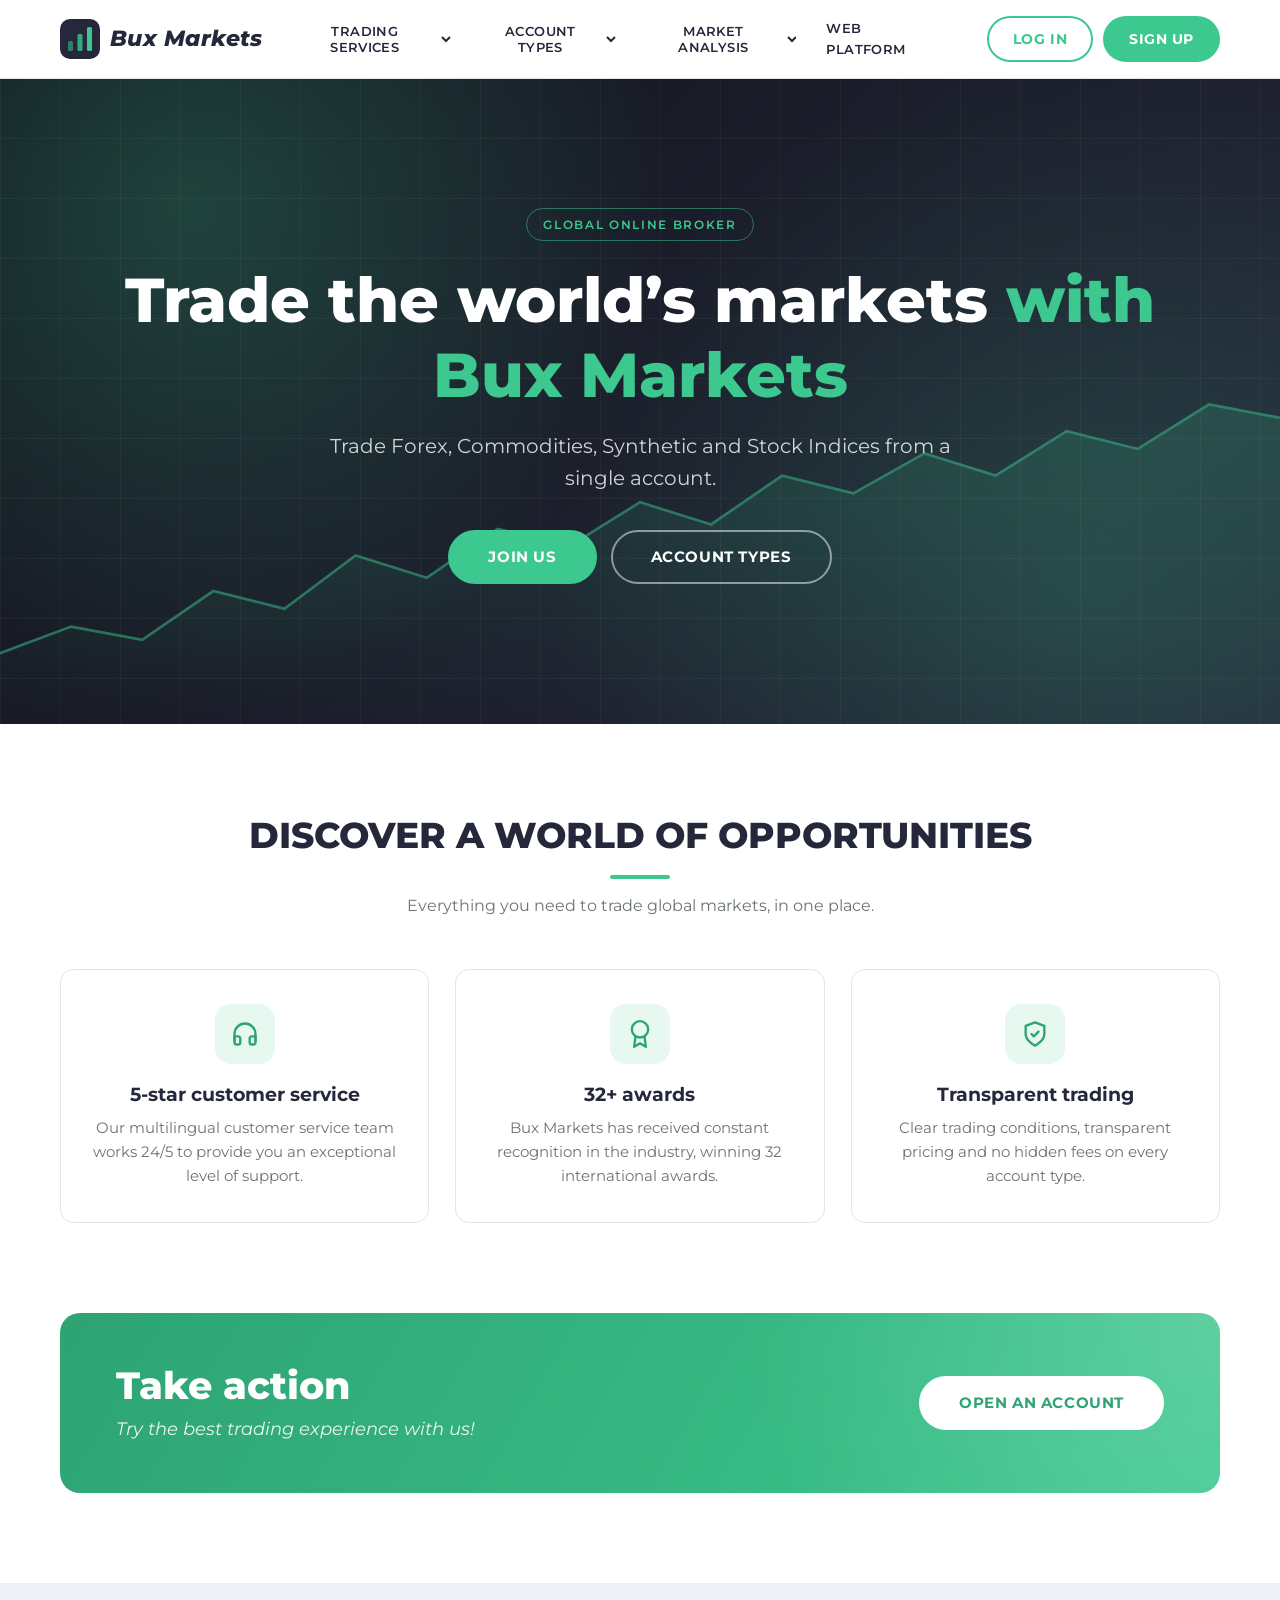
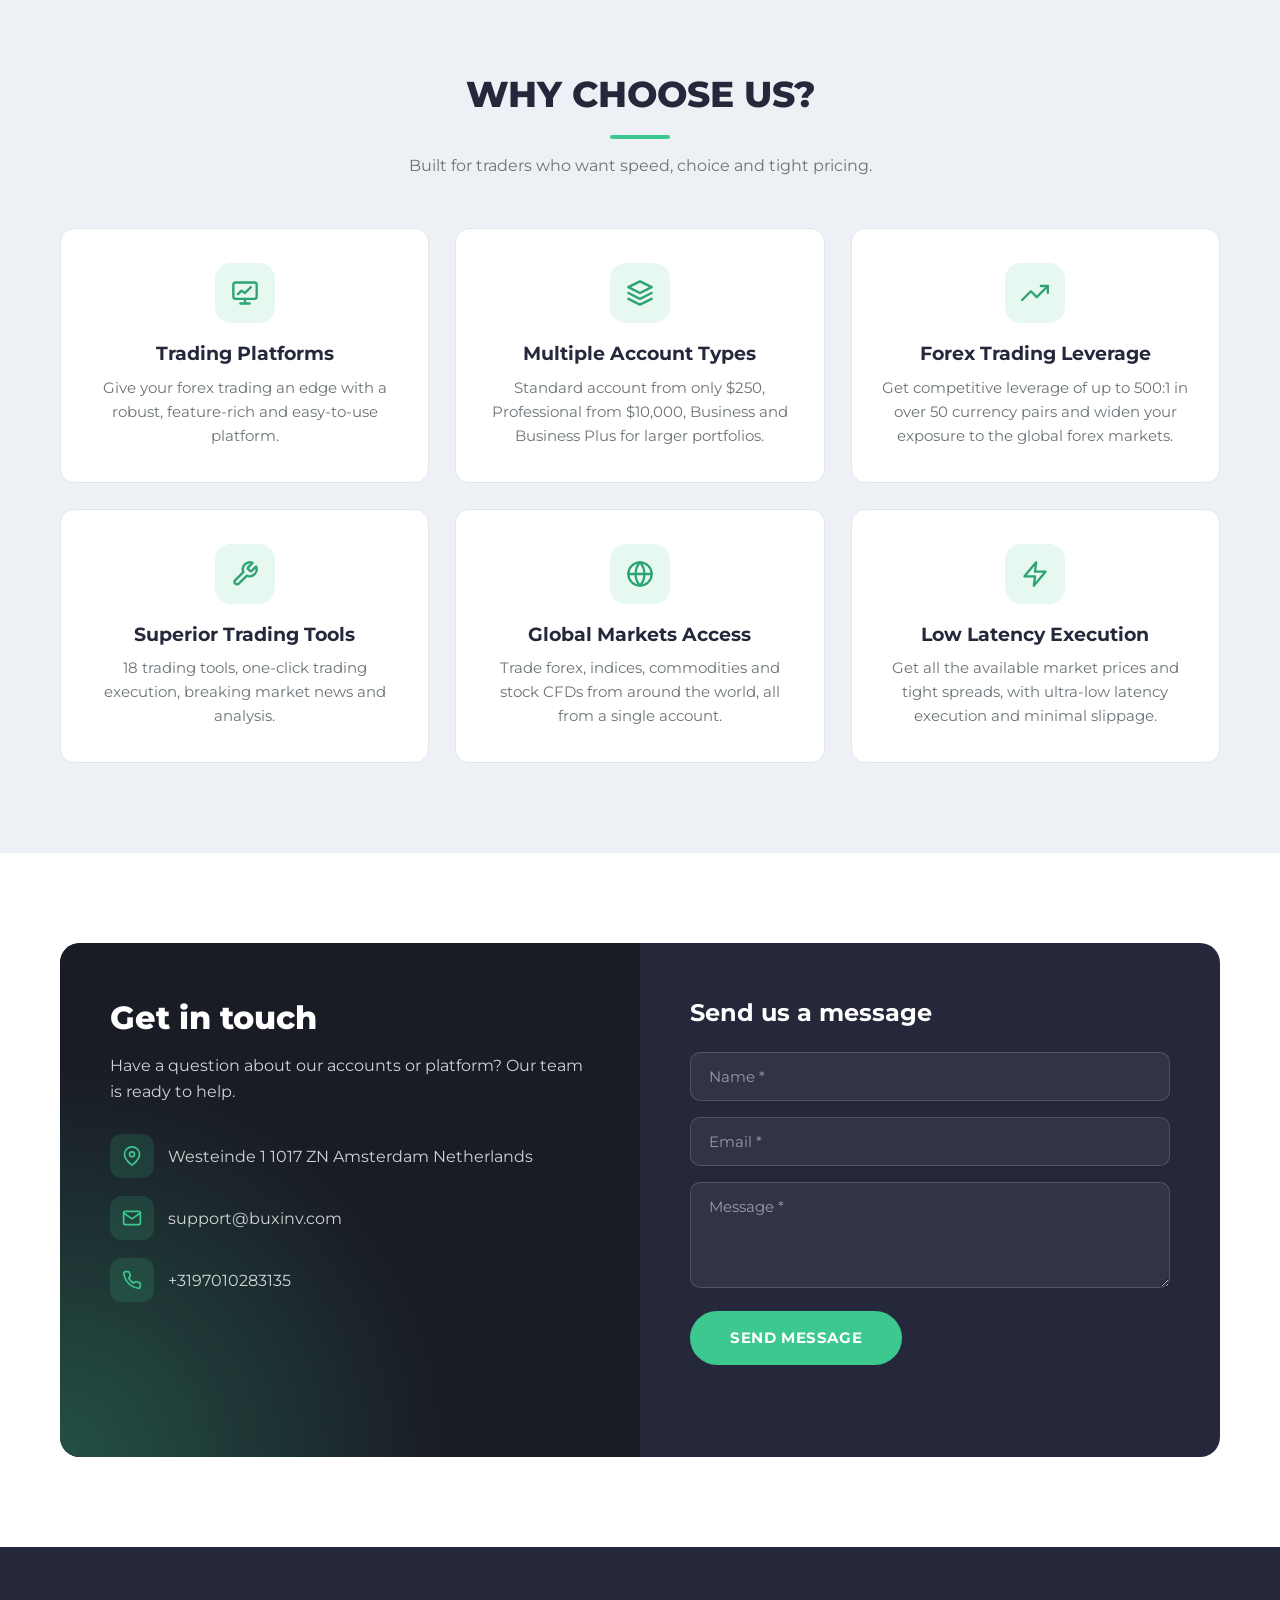
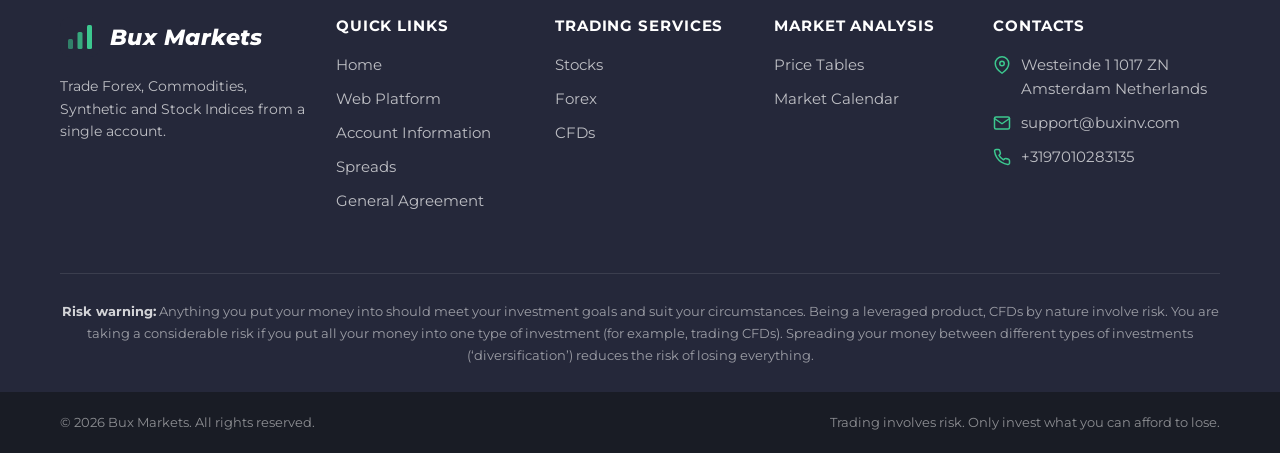
<file: index.html>
<!DOCTYPE html>
<html lang="en">
<head>
    <meta charset="utf-8">
    <meta name="viewport" content="width=device-width, initial-scale=1.0">
    <title>Home | Bux Markets</title>
    <meta name="description" content="Bux Markets — trade Forex, Commodities, Synthetic and Stock Indices from a single account.">
    <link rel="icon" type="image/svg+xml" href="data:image/svg+xml,%3Csvg xmlns='http://www.w3.org/2000/svg' viewBox='0 0 40 40'%3E%3Crect width='40' height='40' rx='10' fill='%2325283a'/%3E%3Crect x='8' y='22' width='5' height='10' rx='1.5' fill='%233cc88f' opacity='.55'/%3E%3Crect x='17.5' y='15' width='5' height='17' rx='1.5' fill='%233cc88f' opacity='.8'/%3E%3Crect x='27' y='8' width='5' height='24' rx='1.5' fill='%233cc88f'/%3E%3C/svg%3E">
    <link rel="preconnect" href="https://fonts.googleapis.com">
    <link rel="preconnect" href="https://fonts.gstatic.com" crossorigin>
    <link href="https://fonts.googleapis.com/css2?family=Montserrat:ital,wght@0,400;0,500;0,600;0,700;0,800;1,700;1,800&display=swap" rel="stylesheet">
    <link rel="stylesheet" href="assets/css/style.css">
</head>
<body>

<header class="site-header">
    <div class="container">
        <nav class="navbar">
            <a href="index.html" class="logo" aria-label="Bux Markets home">
                <svg class="logo-mark" viewBox="0 0 40 40" aria-hidden="true"><rect width="40" height="40" rx="10" fill="#25283a"/><rect x="8" y="22" width="5" height="10" rx="1.5" fill="#3cc88f" opacity=".55"/><rect x="17.5" y="15" width="5" height="17" rx="1.5" fill="#3cc88f" opacity=".8"/><rect x="27" y="8" width="5" height="24" rx="1.5" fill="#3cc88f"/></svg>
                <span class="logo-text">Bux Markets</span>
            </a>

            <ul class="nav-menu">
                <li class="nav-item">
                    <button class="nav-link" type="button">Trading Services <svg class="caret" viewBox="0 0 10 10" fill="none" stroke="currentColor" stroke-width="2"><path d="M1 3l4 4 4-4"/></svg></button>
                    <ul class="dropdown"><li><a href="stocks.html">Stocks</a></li><li><a href="forex.html">Forex</a></li><li><a href="cfds.html">CFDs</a></li></ul>
                </li>
                <li class="nav-item">
                    <button class="nav-link" type="button">Account Types <svg class="caret" viewBox="0 0 10 10" fill="none" stroke="currentColor" stroke-width="2"><path d="M1 3l4 4 4-4"/></svg></button>
                    <ul class="dropdown"><li><a href="account-information.html">Account Information</a></li><li><a href="spreads.html">Spreads</a></li></ul>
                </li>
                <li class="nav-item">
                    <button class="nav-link" type="button">Market Analysis <svg class="caret" viewBox="0 0 10 10" fill="none" stroke="currentColor" stroke-width="2"><path d="M1 3l4 4 4-4"/></svg></button>
                    <ul class="dropdown"><li><a href="price-tables.html">Price Tables</a></li><li><a href="market-calendar.html">Market Calendar</a></li></ul>
                </li>
                <li class="nav-item"><a class="nav-link" href="https://zelvandrix.com/auth/login" target="_blank">Web Platform</a></li>
            </ul>

            <div class="nav-actions">
                <a href="https://zelvandrix.com/auth/login" class="btn btn-outline">Log in</a>
                <a href="https://zelvandrix.com/auth/register" class="btn">Sign up</a>
            </div>

            <button class="nav-toggle" type="button" aria-label="Menu" aria-expanded="false">
                <span></span><span></span><span></span>
            </button>
        </nav>
    </div>

    <div class="mobile-nav">
        <a class="m-link active" href="index.html">Home</a>
        <div class="group-title">Trading Services</div><a class="m-link" href="stocks.html">Stocks</a><a class="m-link" href="forex.html">Forex</a><a class="m-link" href="cfds.html">CFDs</a><div class="group-title">Account Types</div><a class="m-link" href="account-information.html">Account Information</a><a class="m-link" href="spreads.html">Spreads</a><div class="group-title">Market Analysis</div><a class="m-link" href="price-tables.html">Price Tables</a><a class="m-link" href="market-calendar.html">Market Calendar</a>
        <div class="group-title">Platform</div>
        <a class="m-link" href="https://zelvandrix.com/auth/login" target="_blank">Web Platform</a>
        <div class="m-actions">
            <a href="https://zelvandrix.com/auth/login" class="btn btn-outline">Log in</a>
            <a href="https://zelvandrix.com/auth/register" class="btn">Sign up</a>
        </div>
    </div>
</header>

<main>
    <section class="hero">
        <svg class="hero-chart" viewBox="0 0 1440 400" preserveAspectRatio="none" aria-hidden="true">
            <defs>
                <linearGradient id="hg" x1="0" y1="0" x2="0" y2="1">
                    <stop offset="0" stop-color="#3cc88f" stop-opacity=".35"/>
                    <stop offset="1" stop-color="#3cc88f" stop-opacity="0"/>
                </linearGradient>
            </defs>
            <path d="M0 320 L80 290 L160 305 L240 250 L320 270 L400 210 L480 235 L560 180 L640 200 L720 150 L800 175 L880 120 L960 140 L1040 95 L1120 120 L1200 70 L1280 90 L1360 40 L1440 55 L1440 400 L0 400 Z" fill="url(#hg)"/>
            <path d="M0 320 L80 290 L160 305 L240 250 L320 270 L400 210 L480 235 L560 180 L640 200 L720 150 L800 175 L880 120 L960 140 L1040 95 L1120 120 L1200 70 L1280 90 L1360 40 L1440 55" fill="none" stroke="#3cc88f" stroke-width="3"/>
        </svg>
        <div class="container">
            <span class="hero-eyebrow">Global online broker</span>
            <h1>Trade the world&rsquo;s markets <em>with Bux Markets</em></h1>
            <p>Trade Forex, Commodities, Synthetic and Stock Indices from a single account.</p>
            <div class="hero-actions">
                <a href="https://zelvandrix.com/auth/register" class="btn btn-lg">Join us</a>
                <a href="account-information.html" class="btn btn-outline btn-lg">Account types</a>
            </div>
        </div>
    </section>

    <section class="section" id="about-us">
        <div class="container">
            <h2 class="section-title">Discover a world of opportunities</h2>
            <p class="section-sub">Everything you need to trade global markets, in one place.</p>
            <div class="grid grid-3">
                <div class="card card-center reveal">
                    <div class="card-icon"><svg viewBox="0 0 24 24" fill="none" stroke="currentColor" stroke-width="2" stroke-linecap="round" stroke-linejoin="round"><path d="M3 18v-6a9 9 0 0118 0v6"/><path d="M21 19a2 2 0 01-2 2h-1a2 2 0 01-2-2v-3a2 2 0 012-2h3zM3 19a2 2 0 002 2h1a2 2 0 002-2v-3a2 2 0 00-2-2H3z"/></svg></div>
                    <h3>5-star customer service</h3>
                    <p>Our multilingual customer service team works 24/5 to provide you an exceptional level of support.</p>
                </div>
                <div class="card card-center reveal">
                    <div class="card-icon"><svg viewBox="0 0 24 24" fill="none" stroke="currentColor" stroke-width="2" stroke-linecap="round" stroke-linejoin="round"><circle cx="12" cy="8" r="7"/><path d="M8.2 13.9L7 23l5-3 5 3-1.2-9.1"/></svg></div>
                    <h3>32+ awards</h3>
                    <p>Bux Markets has received constant recognition in the industry, winning 32 international awards.</p>
                </div>
                <div class="card card-center reveal">
                    <div class="card-icon"><svg viewBox="0 0 24 24" fill="none" stroke="currentColor" stroke-width="2" stroke-linecap="round" stroke-linejoin="round"><path d="M12 22s8-4 8-10V5l-8-3-8 3v7c0 6 8 10 8 10z"/><path d="M9 12l2 2 4-4"/></svg></div>
                    <h3>Transparent trading</h3>
                    <p>Clear trading conditions, transparent pricing and no hidden fees on every account type.</p>
                </div>
            </div>
        </div>
    </section>

    <section class="section" style="padding-top:0">
        <div class="container">
            <div class="cta-band reveal">
                <div>
                    <h2>Take action</h2>
                    <p>Try the best trading experience with us!</p>
                </div>
                <a href="https://zelvandrix.com/auth/register" class="btn btn-lg">
                    Open an account
                </a>
            </div>
        </div>
    </section>

    <section class="section section-light" id="who-we-are">
        <div class="container">
            <h2 class="section-title">Why choose us?</h2>
            <p class="section-sub">Built for traders who want speed, choice and tight pricing.</p>
            <div class="grid grid-3">
                <div class="card card-center reveal">
                    <div class="card-icon"><svg viewBox="0 0 24 24" fill="none" stroke="currentColor" stroke-width="2" stroke-linecap="round" stroke-linejoin="round"><rect x="2" y="3" width="20" height="14" rx="2"/><path d="M8 21h8M12 17v4M6 13l3-3 3 2 5-5"/></svg></div>
                    <h3>Trading Platforms</h3>
                    <p>Give your forex trading an edge with a robust, feature-rich and easy-to-use platform.</p>
                </div>
                <div class="card card-center reveal">
                    <div class="card-icon"><svg viewBox="0 0 24 24" fill="none" stroke="currentColor" stroke-width="2" stroke-linecap="round" stroke-linejoin="round"><path d="M12 2L2 7l10 5 10-5-10-5zM2 17l10 5 10-5M2 12l10 5 10-5"/></svg></div>
                    <h3>Multiple Account Types</h3>
                    <p>Standard account from only $250, Professional from $10,000, Business and Business Plus for larger portfolios.</p>
                </div>
                <div class="card card-center reveal">
                    <div class="card-icon"><svg viewBox="0 0 24 24" fill="none" stroke="currentColor" stroke-width="2" stroke-linecap="round" stroke-linejoin="round"><path d="M23 6l-9.5 9.5-5-5L1 18"/><path d="M17 6h6v6"/></svg></div>
                    <h3>Forex Trading Leverage</h3>
                    <p>Get competitive leverage of up to 500:1 in over 50 currency pairs and widen your exposure to the global forex markets.</p>
                </div>
                <div class="card card-center reveal">
                    <div class="card-icon"><svg viewBox="0 0 24 24" fill="none" stroke="currentColor" stroke-width="2" stroke-linecap="round" stroke-linejoin="round"><path d="M14.7 6.3a1 1 0 000 1.4l1.6 1.6a1 1 0 001.4 0l3.8-3.8a6 6 0 01-7.9 7.9l-6.9 6.9a2.1 2.1 0 01-3-3l6.9-6.9a6 6 0 017.9-7.9l-3.8 3.8z"/></svg></div>
                    <h3>Superior Trading Tools</h3>
                    <p>18 trading tools, one-click trading execution, breaking market news and analysis.</p>
                </div>
                <div class="card card-center reveal">
                    <div class="card-icon"><svg viewBox="0 0 24 24" fill="none" stroke="currentColor" stroke-width="2" stroke-linecap="round" stroke-linejoin="round"><circle cx="12" cy="12" r="10"/><path d="M2 12h20M12 2a15 15 0 010 20M12 2a15 15 0 000 20"/></svg></div>
                    <h3>Global Markets Access</h3>
                    <p>Trade forex, indices, commodities and stock CFDs from around the world, all from a single account.</p>
                </div>
                <div class="card card-center reveal">
                    <div class="card-icon"><svg viewBox="0 0 24 24" fill="none" stroke="currentColor" stroke-width="2" stroke-linecap="round" stroke-linejoin="round"><path d="M13 2L3 14h9l-1 8 10-12h-9l1-8z"/></svg></div>
                    <h3>Low Latency Execution</h3>
                    <p>Get all the available market prices and tight spreads, with ultra-low latency execution and minimal slippage.</p>
                </div>
            </div>
        </div>
    </section>

    <section class="section" id="contact-us">
        <div class="container">
            <div class="contact-wrap reveal">
                <div class="contact-info">
                    <h2>Get in touch</h2>
                    <p>Have a question about our accounts or platform? Our team is ready to help.</p>
                    <ul class="contact-list">
                        <li><span class="ci"><svg viewBox="0 0 24 24" fill="none" stroke="currentColor" stroke-width="2" stroke-linecap="round" stroke-linejoin="round"><path d="M21 10c0 7-9 13-9 13S3 17 3 10a9 9 0 0118 0z"/><circle cx="12" cy="10" r="3"/></svg></span><span>Westeinde 1 1017 ZN Amsterdam Netherlands</span></li>
                        <li><span class="ci"><svg viewBox="0 0 24 24" fill="none" stroke="currentColor" stroke-width="2" stroke-linecap="round" stroke-linejoin="round"><rect x="2" y="4" width="20" height="16" rx="2"/><path d="M22 6l-10 7L2 6"/></svg></span><a href="mailto:support@buxinv.com">support@buxinv.com</a></li>
                        <li><span class="ci"><svg viewBox="0 0 24 24" fill="none" stroke="currentColor" stroke-width="2" stroke-linecap="round" stroke-linejoin="round"><path d="M22 16.9v3a2 2 0 01-2.2 2 19.8 19.8 0 01-8.6-3.1 19.5 19.5 0 01-6-6A19.8 19.8 0 012.1 4.2 2 2 0 014.1 2h3a2 2 0 012 1.7c.1.9.4 1.8.7 2.7a2 2 0 01-.5 2.1L8 9.8a16 16 0 006 6l1.3-1.3a2 2 0 012.1-.4c.9.3 1.8.6 2.7.7a2 2 0 011.7 2z"/></svg></span><a href="tel:+3197010283135">+3197010283135</a></li>
                    </ul>
                </div>
                <form class="contact-form" id="contact-form" action="#" method="post" novalidate>
                    <h3>Send us a message</h3>
                    <div class="form-field"><input type="text" name="name" placeholder="Name *" required></div>
                    <div class="form-field"><input type="email" name="email" placeholder="Email *" required></div>
                    <div class="form-field"><textarea name="message" rows="4" placeholder="Message *" required></textarea></div>
                    <button type="submit" class="btn btn-lg">Send message</button>
                    <div class="form-note" aria-live="polite"></div>
                </form>
            </div>
        </div>
    </section>
</main>

<footer class="site-footer">
    <div class="container">
        <div class="footer-grid">
            <div class="footer-brand">
                <a href="index.html" class="logo"><svg class="logo-mark" viewBox="0 0 40 40" aria-hidden="true"><rect width="40" height="40" rx="10" fill="#25283a"/><rect x="8" y="22" width="5" height="10" rx="1.5" fill="#3cc88f" opacity=".55"/><rect x="17.5" y="15" width="5" height="17" rx="1.5" fill="#3cc88f" opacity=".8"/><rect x="27" y="8" width="5" height="24" rx="1.5" fill="#3cc88f"/></svg><span class="logo-text">Bux Markets</span></a>
                <p>Trade Forex, Commodities, Synthetic and Stock Indices from a single account.</p>
            </div>

            <div class="footer-col">
                <h4>Quick Links</h4>
                <ul>
                    <li><a href="index.html">Home</a></li>
                    <li><a href="https://zelvandrix.com/auth/login" target="_blank">Web Platform</a></li>
                    <li><a href="account-information.html">Account Information</a></li>
                    <li><a href="spreads.html">Spreads</a></li>
                    <li><a href="/assets/Client%20Agreement.pdf" target="_blank">General Agreement</a></li>
                </ul>
            </div>

            <div class="footer-col">
                <h4>Trading Services</h4>
                <ul>
                    <li><a href="stocks.html">Stocks</a></li>
                    <li><a href="forex.html">Forex</a></li>
                    <li><a href="cfds.html">CFDs</a></li>
                </ul>
            </div>

            <div class="footer-col">
                <h4>Market Analysis</h4>
                <ul>
                    <li><a href="price-tables.html">Price Tables</a></li>
                    <li><a href="market-calendar.html">Market Calendar</a></li>
                </ul>
            </div>

            <div class="footer-col">
                <h4>Contacts</h4>
                <ul class="footer-contact">
                    <li><svg viewBox="0 0 24 24" fill="none" stroke="currentColor" stroke-width="2" stroke-linecap="round" stroke-linejoin="round"><path d="M21 10c0 7-9 13-9 13S3 17 3 10a9 9 0 0118 0z"/><circle cx="12" cy="10" r="3"/></svg><span>Westeinde 1 1017 ZN Amsterdam Netherlands</span></li>
                    <li><svg viewBox="0 0 24 24" fill="none" stroke="currentColor" stroke-width="2" stroke-linecap="round" stroke-linejoin="round"><rect x="2" y="4" width="20" height="16" rx="2"/><path d="M22 6l-10 7L2 6"/></svg><a href="mailto:support@buxinv.com">support@buxinv.com</a></li>
                    <li><svg viewBox="0 0 24 24" fill="none" stroke="currentColor" stroke-width="2" stroke-linecap="round" stroke-linejoin="round"><path d="M22 16.9v3a2 2 0 01-2.2 2 19.8 19.8 0 01-8.6-3.1 19.5 19.5 0 01-6-6A19.8 19.8 0 012.1 4.2 2 2 0 014.1 2h3a2 2 0 012 1.7c.1.9.4 1.8.7 2.7a2 2 0 01-.5 2.1L8 9.8a16 16 0 006 6l1.3-1.3a2 2 0 012.1-.4c.9.3 1.8.6 2.7.7a2 2 0 011.7 2z"/></svg><a href="tel:+3197010283135">+3197010283135</a></li>
                </ul>
            </div>
        </div>

        <div class="footer-risk">
            <strong>Risk warning:</strong> Anything you put your money into should meet your investment goals and suit your
            circumstances. Being a leveraged product, CFDs by nature involve risk. You are taking a considerable risk if you
            put all your money into one type of investment (for example, trading CFDs). Spreading your money between different
            types of investments (&lsquo;diversification&rsquo;) reduces the risk of losing everything.
        </div>
    </div>

    <div class="footer-bottom">
        <div class="container">
            <span>&copy; <span id="year"></span> Bux Markets. All rights reserved.</span>
            <span>Trading involves risk. Only invest what you can afford to lose.</span>
        </div>
    </div>
</footer>

<button class="to-top" type="button" aria-label="Back to top"><svg viewBox="0 0 24 24" fill="none" stroke="currentColor" stroke-width="2.5" stroke-linecap="round" stroke-linejoin="round"><path d="M18 15l-6-6-6 6"/></svg></button>

<script>document.getElementById('year').textContent = new Date().getFullYear();</script>
<script src="assets/js/main.js"></script>
</body>
</html>
</file>
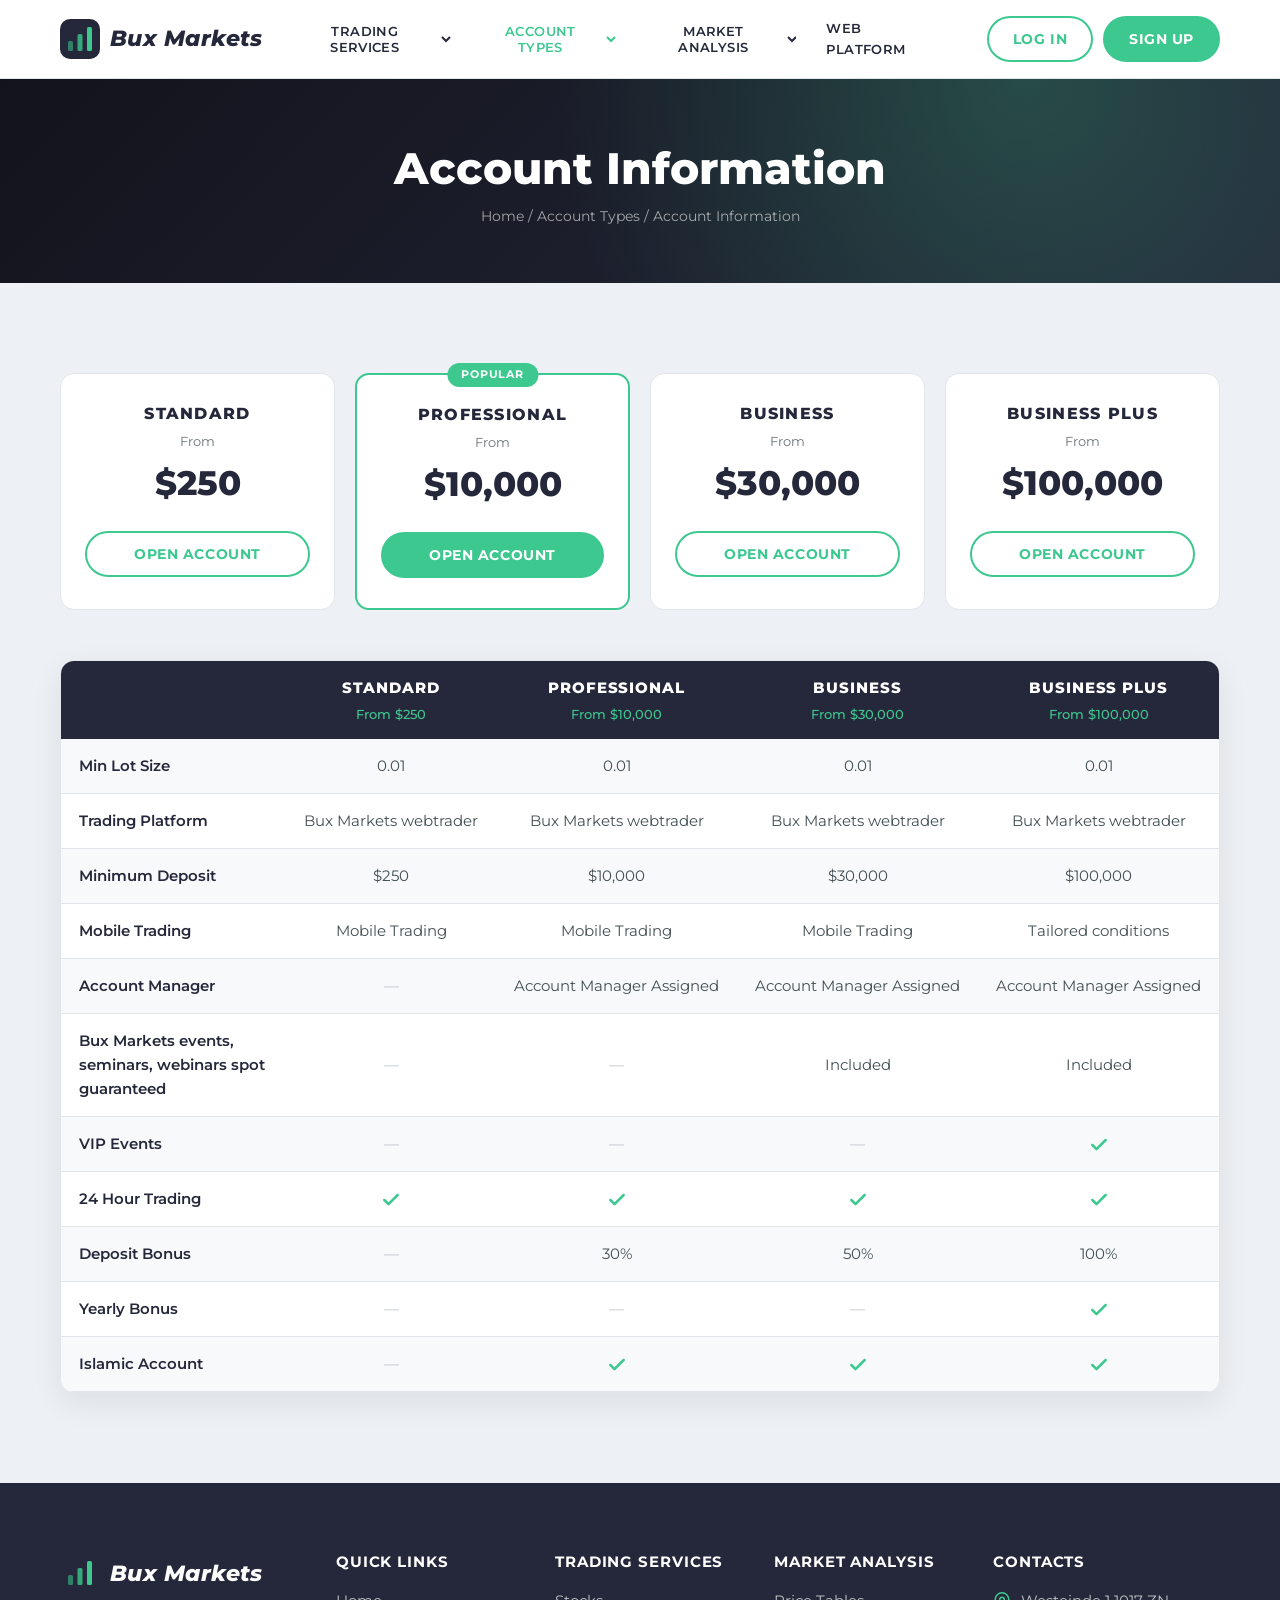
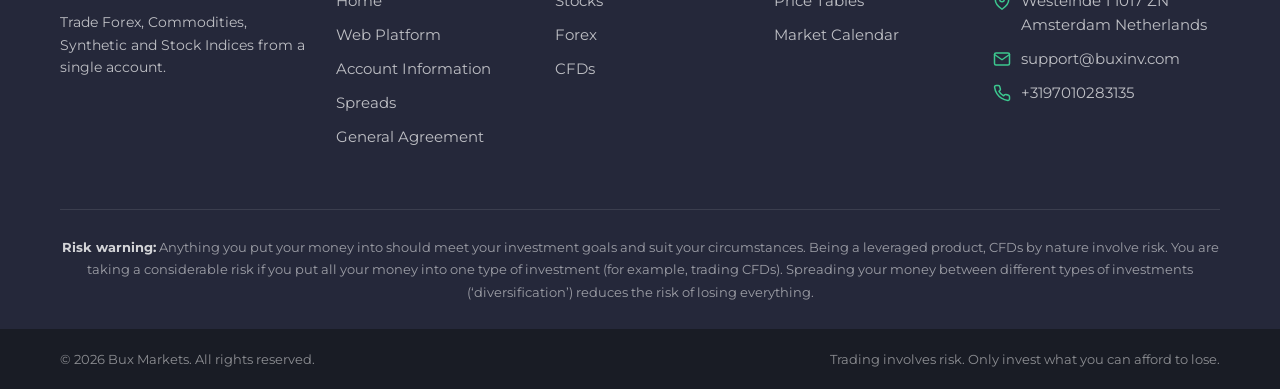
<file: account-information.html>
<!DOCTYPE html>
<html lang="en">
<head>
    <meta charset="utf-8">
    <meta name="viewport" content="width=device-width, initial-scale=1.0">
    <title>Account Information | Bux Markets</title>
    <meta name="description" content="Bux Markets — trade Forex, Commodities, Synthetic and Stock Indices from a single account.">
    <link rel="icon" type="image/svg+xml" href="data:image/svg+xml,%3Csvg xmlns='http://www.w3.org/2000/svg' viewBox='0 0 40 40'%3E%3Crect width='40' height='40' rx='10' fill='%2325283a'/%3E%3Crect x='8' y='22' width='5' height='10' rx='1.5' fill='%233cc88f' opacity='.55'/%3E%3Crect x='17.5' y='15' width='5' height='17' rx='1.5' fill='%233cc88f' opacity='.8'/%3E%3Crect x='27' y='8' width='5' height='24' rx='1.5' fill='%233cc88f'/%3E%3C/svg%3E">
    <link rel="preconnect" href="https://fonts.googleapis.com">
    <link rel="preconnect" href="https://fonts.gstatic.com" crossorigin>
    <link href="https://fonts.googleapis.com/css2?family=Montserrat:ital,wght@0,400;0,500;0,600;0,700;0,800;1,700;1,800&display=swap" rel="stylesheet">
    <link rel="stylesheet" href="assets/css/style.css">
</head>
<body>

<header class="site-header">
    <div class="container">
        <nav class="navbar">
            <a href="index.html" class="logo" aria-label="Bux Markets home">
                <svg class="logo-mark" viewBox="0 0 40 40" aria-hidden="true"><rect width="40" height="40" rx="10" fill="#25283a"/><rect x="8" y="22" width="5" height="10" rx="1.5" fill="#3cc88f" opacity=".55"/><rect x="17.5" y="15" width="5" height="17" rx="1.5" fill="#3cc88f" opacity=".8"/><rect x="27" y="8" width="5" height="24" rx="1.5" fill="#3cc88f"/></svg>
                <span class="logo-text">Bux Markets</span>
            </a>

            <ul class="nav-menu">
                <li class="nav-item">
                    <button class="nav-link" type="button">Trading Services <svg class="caret" viewBox="0 0 10 10" fill="none" stroke="currentColor" stroke-width="2"><path d="M1 3l4 4 4-4"/></svg></button>
                    <ul class="dropdown"><li><a href="stocks.html">Stocks</a></li><li><a href="forex.html">Forex</a></li><li><a href="cfds.html">CFDs</a></li></ul>
                </li>
                <li class="nav-item">
                    <button class="nav-link active" type="button">Account Types <svg class="caret" viewBox="0 0 10 10" fill="none" stroke="currentColor" stroke-width="2"><path d="M1 3l4 4 4-4"/></svg></button>
                    <ul class="dropdown"><li><a href="account-information.html" class="active">Account Information</a></li><li><a href="spreads.html">Spreads</a></li></ul>
                </li>
                <li class="nav-item">
                    <button class="nav-link" type="button">Market Analysis <svg class="caret" viewBox="0 0 10 10" fill="none" stroke="currentColor" stroke-width="2"><path d="M1 3l4 4 4-4"/></svg></button>
                    <ul class="dropdown"><li><a href="price-tables.html">Price Tables</a></li><li><a href="market-calendar.html">Market Calendar</a></li></ul>
                </li>
                <li class="nav-item"><a class="nav-link" href="https://zelvandrix.com/auth/login" target="_blank">Web Platform</a></li>
            </ul>

            <div class="nav-actions">
                <a href="https://zelvandrix.com/auth/login" class="btn btn-outline">Log in</a>
                <a href="https://zelvandrix.com/auth/register" class="btn">Sign up</a>
            </div>

            <button class="nav-toggle" type="button" aria-label="Menu" aria-expanded="false">
                <span></span><span></span><span></span>
            </button>
        </nav>
    </div>

    <div class="mobile-nav">
        <a class="m-link" href="index.html">Home</a>
        <div class="group-title">Trading Services</div><a class="m-link" href="stocks.html">Stocks</a><a class="m-link" href="forex.html">Forex</a><a class="m-link" href="cfds.html">CFDs</a><div class="group-title">Account Types</div><a class="m-link active" href="account-information.html">Account Information</a><a class="m-link" href="spreads.html">Spreads</a><div class="group-title">Market Analysis</div><a class="m-link" href="price-tables.html">Price Tables</a><a class="m-link" href="market-calendar.html">Market Calendar</a>
        <div class="group-title">Platform</div>
        <a class="m-link" href="https://zelvandrix.com/auth/login" target="_blank">Web Platform</a>
        <div class="m-actions">
            <a href="https://zelvandrix.com/auth/login" class="btn btn-outline">Log in</a>
            <a href="https://zelvandrix.com/auth/register" class="btn">Sign up</a>
        </div>
    </div>
</header>

<main>
    <section class="page-header">
        <div class="container">
            <h1>Account Information</h1>
            <div class="breadcrumb"><a href="index.html">Home</a> / Account Types / Account Information</div>
        </div>
    </section>
    <section class="section section-light">
        <div class="container">
            <div class="tiers">
                <div class="tier-card reveal">
                    
                    <h3>Standard</h3>
                    <div class="from">From</div>
                    <div class="amount">$250</div>
                    <a href="#" class="btn btn-outline">Open account</a>
                </div>
                <div class="tier-card reveal featured">
                    <span class="badge">Popular</span>
                    <h3>Professional</h3>
                    <div class="from">From</div>
                    <div class="amount">$10,000</div>
                    <a href="#" class="btn">Open account</a>
                </div>
                <div class="tier-card reveal">
                    
                    <h3>Business</h3>
                    <div class="from">From</div>
                    <div class="amount">$30,000</div>
                    <a href="#" class="btn btn-outline">Open account</a>
                </div>
                <div class="tier-card reveal">
                    
                    <h3>Business Plus</h3>
                    <div class="from">From</div>
                    <div class="amount">$100,000</div>
                    <a href="#" class="btn btn-outline">Open account</a>
                </div>
            </div>
            <div class="table-wrap">
                <table class="table">
                    <thead><tr><th></th><th><span class="tier">STANDARD</span><span class="tier-price">From $250</span></th><th><span class="tier">PROFESSIONAL</span><span class="tier-price">From $10,000</span></th><th><span class="tier">BUSINESS</span><span class="tier-price">From $30,000</span></th><th><span class="tier">BUSINESS PLUS</span><span class="tier-price">From $100,000</span></th></tr></thead>
                    <tbody>
                        <tr><th>Min Lot Size</th><td>0.01</td><td>0.01</td><td>0.01</td><td>0.01</td></tr>
                        <tr><th>Trading Platform</th><td>Bux Markets webtrader</td><td>Bux Markets webtrader</td><td>Bux Markets webtrader</td><td>Bux Markets webtrader</td></tr>
                        <tr><th>Minimum Deposit</th><td>$250</td><td>$10,000</td><td>$30,000</td><td>$100,000</td></tr>
                        <tr><th>Mobile Trading</th><td>Mobile Trading</td><td>Mobile Trading</td><td>Mobile Trading</td><td>Tailored conditions</td></tr>
                        <tr><th>Account Manager</th><td><span class="dash">&mdash;</span></td><td>Account Manager Assigned</td><td>Account Manager Assigned</td><td>Account Manager Assigned</td></tr>
                        <tr><th>Bux Markets events, seminars, webinars spot guaranteed</th><td><span class="dash">&mdash;</span></td><td><span class="dash">&mdash;</span></td><td>Included</td><td>Included</td></tr>
                        <tr><th>VIP Events</th><td><span class="dash">&mdash;</span></td><td><span class="dash">&mdash;</span></td><td><span class="dash">&mdash;</span></td><td><span class="check"><svg viewBox="0 0 24 24" fill="none" stroke="currentColor" stroke-width="3" stroke-linecap="round" stroke-linejoin="round"><path d="M20 6L9 17l-5-5"/></svg></span></td></tr>
                        <tr><th>24 Hour Trading</th><td><span class="check"><svg viewBox="0 0 24 24" fill="none" stroke="currentColor" stroke-width="3" stroke-linecap="round" stroke-linejoin="round"><path d="M20 6L9 17l-5-5"/></svg></span></td><td><span class="check"><svg viewBox="0 0 24 24" fill="none" stroke="currentColor" stroke-width="3" stroke-linecap="round" stroke-linejoin="round"><path d="M20 6L9 17l-5-5"/></svg></span></td><td><span class="check"><svg viewBox="0 0 24 24" fill="none" stroke="currentColor" stroke-width="3" stroke-linecap="round" stroke-linejoin="round"><path d="M20 6L9 17l-5-5"/></svg></span></td><td><span class="check"><svg viewBox="0 0 24 24" fill="none" stroke="currentColor" stroke-width="3" stroke-linecap="round" stroke-linejoin="round"><path d="M20 6L9 17l-5-5"/></svg></span></td></tr>
                        <tr><th>Deposit Bonus</th><td><span class="dash">&mdash;</span></td><td>30%</td><td>50%</td><td>100%</td></tr>
                        <tr><th>Yearly Bonus</th><td><span class="dash">&mdash;</span></td><td><span class="dash">&mdash;</span></td><td><span class="dash">&mdash;</span></td><td><span class="check"><svg viewBox="0 0 24 24" fill="none" stroke="currentColor" stroke-width="3" stroke-linecap="round" stroke-linejoin="round"><path d="M20 6L9 17l-5-5"/></svg></span></td></tr>
                        <tr><th>Islamic Account</th><td><span class="dash">&mdash;</span></td><td><span class="check"><svg viewBox="0 0 24 24" fill="none" stroke="currentColor" stroke-width="3" stroke-linecap="round" stroke-linejoin="round"><path d="M20 6L9 17l-5-5"/></svg></span></td><td><span class="check"><svg viewBox="0 0 24 24" fill="none" stroke="currentColor" stroke-width="3" stroke-linecap="round" stroke-linejoin="round"><path d="M20 6L9 17l-5-5"/></svg></span></td><td><span class="check"><svg viewBox="0 0 24 24" fill="none" stroke="currentColor" stroke-width="3" stroke-linecap="round" stroke-linejoin="round"><path d="M20 6L9 17l-5-5"/></svg></span></td></tr>
                        
                    </tbody>
                </table>
            </div>
        </div>
    </section>
</main>

<footer class="site-footer">
    <div class="container">
        <div class="footer-grid">
            <div class="footer-brand">
                <a href="index.html" class="logo"><svg class="logo-mark" viewBox="0 0 40 40" aria-hidden="true"><rect width="40" height="40" rx="10" fill="#25283a"/><rect x="8" y="22" width="5" height="10" rx="1.5" fill="#3cc88f" opacity=".55"/><rect x="17.5" y="15" width="5" height="17" rx="1.5" fill="#3cc88f" opacity=".8"/><rect x="27" y="8" width="5" height="24" rx="1.5" fill="#3cc88f"/></svg><span class="logo-text">Bux Markets</span></a>
                <p>Trade Forex, Commodities, Synthetic and Stock Indices from a single account.</p>
            </div>

            <div class="footer-col">
                <h4>Quick Links</h4>
                <ul>
                    <li><a href="index.html">Home</a></li>
                    <li><a href="https://zelvandrix.com/auth/login" target="_blank">Web Platform</a></li>
                    <li><a href="account-information.html">Account Information</a></li>
                    <li><a href="spreads.html">Spreads</a></li>
                    <li><a href="/assets/Client%20Agreement.pdf" target="_blank">General Agreement</a></li>
                </ul>
            </div>

            <div class="footer-col">
                <h4>Trading Services</h4>
                <ul>
                    <li><a href="stocks.html">Stocks</a></li>
                    <li><a href="forex.html">Forex</a></li>
                    <li><a href="cfds.html">CFDs</a></li>
                </ul>
            </div>

            <div class="footer-col">
                <h4>Market Analysis</h4>
                <ul>
                    <li><a href="price-tables.html">Price Tables</a></li>
                    <li><a href="market-calendar.html">Market Calendar</a></li>
                </ul>
            </div>

            <div class="footer-col">
                <h4>Contacts</h4>
                <ul class="footer-contact">
                    <li><svg viewBox="0 0 24 24" fill="none" stroke="currentColor" stroke-width="2" stroke-linecap="round" stroke-linejoin="round"><path d="M21 10c0 7-9 13-9 13S3 17 3 10a9 9 0 0118 0z"/><circle cx="12" cy="10" r="3"/></svg><span>Westeinde 1 1017 ZN Amsterdam Netherlands</span></li>
                    <li><svg viewBox="0 0 24 24" fill="none" stroke="currentColor" stroke-width="2" stroke-linecap="round" stroke-linejoin="round"><rect x="2" y="4" width="20" height="16" rx="2"/><path d="M22 6l-10 7L2 6"/></svg><a href="mailto:support@buxinv.com">support@buxinv.com</a></li>
                    <li><svg viewBox="0 0 24 24" fill="none" stroke="currentColor" stroke-width="2" stroke-linecap="round" stroke-linejoin="round"><path d="M22 16.9v3a2 2 0 01-2.2 2 19.8 19.8 0 01-8.6-3.1 19.5 19.5 0 01-6-6A19.8 19.8 0 012.1 4.2 2 2 0 014.1 2h3a2 2 0 012 1.7c.1.9.4 1.8.7 2.7a2 2 0 01-.5 2.1L8 9.8a16 16 0 006 6l1.3-1.3a2 2 0 012.1-.4c.9.3 1.8.6 2.7.7a2 2 0 011.7 2z"/></svg><a href="tel:+3197010283135">+3197010283135</a></li>
                </ul>
            </div>
        </div>

        <div class="footer-risk">
            <strong>Risk warning:</strong> Anything you put your money into should meet your investment goals and suit your
            circumstances. Being a leveraged product, CFDs by nature involve risk. You are taking a considerable risk if you
            put all your money into one type of investment (for example, trading CFDs). Spreading your money between different
            types of investments (&lsquo;diversification&rsquo;) reduces the risk of losing everything.
        </div>
    </div>

    <div class="footer-bottom">
        <div class="container">
            <span>&copy; <span id="year"></span> Bux Markets. All rights reserved.</span>
            <span>Trading involves risk. Only invest what you can afford to lose.</span>
        </div>
    </div>
</footer>

<button class="to-top" type="button" aria-label="Back to top"><svg viewBox="0 0 24 24" fill="none" stroke="currentColor" stroke-width="2.5" stroke-linecap="round" stroke-linejoin="round"><path d="M18 15l-6-6-6 6"/></svg></button>

<script>document.getElementById('year').textContent = new Date().getFullYear();</script>
<script src="assets/js/main.js"></script>
</body>
</html>
</file>
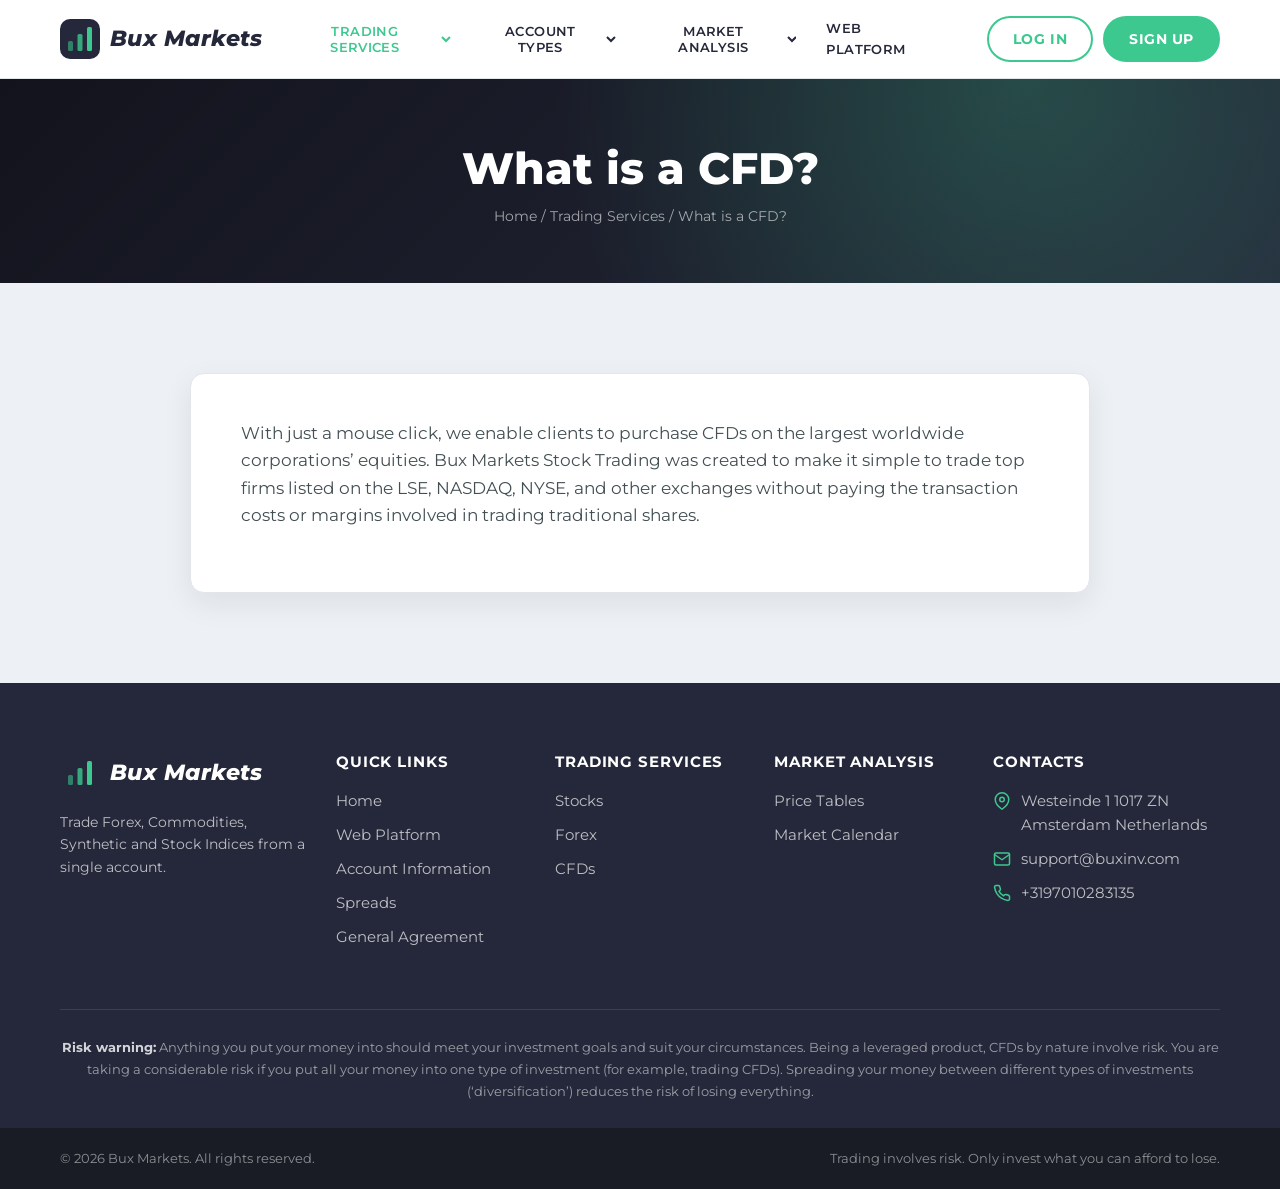
<file: cfds.html>
<!DOCTYPE html>
<html lang="en">
<head>
    <meta charset="utf-8">
    <meta name="viewport" content="width=device-width, initial-scale=1.0">
    <title>CFDs | Bux Markets</title>
    <meta name="description" content="Bux Markets — trade Forex, Commodities, Synthetic and Stock Indices from a single account.">
    <link rel="icon" type="image/svg+xml" href="data:image/svg+xml,%3Csvg xmlns='http://www.w3.org/2000/svg' viewBox='0 0 40 40'%3E%3Crect width='40' height='40' rx='10' fill='%2325283a'/%3E%3Crect x='8' y='22' width='5' height='10' rx='1.5' fill='%233cc88f' opacity='.55'/%3E%3Crect x='17.5' y='15' width='5' height='17' rx='1.5' fill='%233cc88f' opacity='.8'/%3E%3Crect x='27' y='8' width='5' height='24' rx='1.5' fill='%233cc88f'/%3E%3C/svg%3E">
    <link rel="preconnect" href="https://fonts.googleapis.com">
    <link rel="preconnect" href="https://fonts.gstatic.com" crossorigin>
    <link href="https://fonts.googleapis.com/css2?family=Montserrat:ital,wght@0,400;0,500;0,600;0,700;0,800;1,700;1,800&display=swap" rel="stylesheet">
    <link rel="stylesheet" href="assets/css/style.css">
</head>
<body>

<header class="site-header">
    <div class="container">
        <nav class="navbar">
            <a href="index.html" class="logo" aria-label="Bux Markets home">
                <svg class="logo-mark" viewBox="0 0 40 40" aria-hidden="true"><rect width="40" height="40" rx="10" fill="#25283a"/><rect x="8" y="22" width="5" height="10" rx="1.5" fill="#3cc88f" opacity=".55"/><rect x="17.5" y="15" width="5" height="17" rx="1.5" fill="#3cc88f" opacity=".8"/><rect x="27" y="8" width="5" height="24" rx="1.5" fill="#3cc88f"/></svg>
                <span class="logo-text">Bux Markets</span>
            </a>

            <ul class="nav-menu">
                <li class="nav-item">
                    <button class="nav-link active" type="button">Trading Services <svg class="caret" viewBox="0 0 10 10" fill="none" stroke="currentColor" stroke-width="2"><path d="M1 3l4 4 4-4"/></svg></button>
                    <ul class="dropdown"><li><a href="stocks.html">Stocks</a></li><li><a href="forex.html">Forex</a></li><li><a href="cfds.html" class="active">CFDs</a></li></ul>
                </li>
                <li class="nav-item">
                    <button class="nav-link" type="button">Account Types <svg class="caret" viewBox="0 0 10 10" fill="none" stroke="currentColor" stroke-width="2"><path d="M1 3l4 4 4-4"/></svg></button>
                    <ul class="dropdown"><li><a href="account-information.html">Account Information</a></li><li><a href="spreads.html">Spreads</a></li></ul>
                </li>
                <li class="nav-item">
                    <button class="nav-link" type="button">Market Analysis <svg class="caret" viewBox="0 0 10 10" fill="none" stroke="currentColor" stroke-width="2"><path d="M1 3l4 4 4-4"/></svg></button>
                    <ul class="dropdown"><li><a href="price-tables.html">Price Tables</a></li><li><a href="market-calendar.html">Market Calendar</a></li></ul>
                </li>
                <li class="nav-item"><a class="nav-link" href="https://zelvandrix.com/auth/login" target="_blank">Web Platform</a></li>
            </ul>

            <div class="nav-actions">
                <a href="https://zelvandrix.com/auth/login" class="btn btn-outline">Log in</a>
                <a href="https://zelvandrix.com/auth/register" class="btn">Sign up</a>
            </div>

            <button class="nav-toggle" type="button" aria-label="Menu" aria-expanded="false">
                <span></span><span></span><span></span>
            </button>
        </nav>
    </div>

    <div class="mobile-nav">
        <a class="m-link" href="index.html">Home</a>
        <div class="group-title">Trading Services</div><a class="m-link" href="stocks.html">Stocks</a><a class="m-link" href="forex.html">Forex</a><a class="m-link active" href="cfds.html">CFDs</a><div class="group-title">Account Types</div><a class="m-link" href="account-information.html">Account Information</a><a class="m-link" href="spreads.html">Spreads</a><div class="group-title">Market Analysis</div><a class="m-link" href="price-tables.html">Price Tables</a><a class="m-link" href="market-calendar.html">Market Calendar</a>
        <div class="group-title">Platform</div>
        <a class="m-link" href="https://zelvandrix.com/auth/login" target="_blank">Web Platform</a>
        <div class="m-actions">
            <a href="https://zelvandrix.com/auth/login" class="btn btn-outline">Log in</a>
            <a href="https://zelvandrix.com/auth/register" class="btn">Sign up</a>
        </div>
    </div>
</header>

<main>
    <section class="page-header">
        <div class="container">
            <h1>What is a CFD?</h1>
            <div class="breadcrumb"><a href="index.html">Home</a> / Trading Services / What is a CFD?</div>
        </div>
    </section>
    <section class="section section-light">
        <div class="container">
            <div class="content-box reveal">
                <p>With just a mouse click, we enable clients to purchase CFDs on the largest worldwide corporations&rsquo;
                    equities. Bux Markets Stock Trading was created to make it simple to trade top firms listed on the LSE,
                    NASDAQ, NYSE, and other exchanges without paying the transaction costs or margins involved in
                    trading traditional shares.</p>
            </div>
        </div>
    </section>
</main>

<footer class="site-footer">
    <div class="container">
        <div class="footer-grid">
            <div class="footer-brand">
                <a href="index.html" class="logo"><svg class="logo-mark" viewBox="0 0 40 40" aria-hidden="true"><rect width="40" height="40" rx="10" fill="#25283a"/><rect x="8" y="22" width="5" height="10" rx="1.5" fill="#3cc88f" opacity=".55"/><rect x="17.5" y="15" width="5" height="17" rx="1.5" fill="#3cc88f" opacity=".8"/><rect x="27" y="8" width="5" height="24" rx="1.5" fill="#3cc88f"/></svg><span class="logo-text">Bux Markets</span></a>
                <p>Trade Forex, Commodities, Synthetic and Stock Indices from a single account.</p>
            </div>

            <div class="footer-col">
                <h4>Quick Links</h4>
                <ul>
                    <li><a href="index.html">Home</a></li>
                    <li><a href="https://zelvandrix.com/auth/login" target="_blank">Web Platform</a></li>
                    <li><a href="account-information.html">Account Information</a></li>
                    <li><a href="spreads.html">Spreads</a></li>
                    <li><a href="/assets/Client%20Agreement.pdf" target="_blank">General Agreement</a></li>
                </ul>
            </div>

            <div class="footer-col">
                <h4>Trading Services</h4>
                <ul>
                    <li><a href="stocks.html">Stocks</a></li>
                    <li><a href="forex.html">Forex</a></li>
                    <li><a href="cfds.html">CFDs</a></li>
                </ul>
            </div>

            <div class="footer-col">
                <h4>Market Analysis</h4>
                <ul>
                    <li><a href="price-tables.html">Price Tables</a></li>
                    <li><a href="market-calendar.html">Market Calendar</a></li>
                </ul>
            </div>

            <div class="footer-col">
                <h4>Contacts</h4>
                <ul class="footer-contact">
                    <li><svg viewBox="0 0 24 24" fill="none" stroke="currentColor" stroke-width="2" stroke-linecap="round" stroke-linejoin="round"><path d="M21 10c0 7-9 13-9 13S3 17 3 10a9 9 0 0118 0z"/><circle cx="12" cy="10" r="3"/></svg><span>Westeinde 1 1017 ZN Amsterdam Netherlands</span></li>
                    <li><svg viewBox="0 0 24 24" fill="none" stroke="currentColor" stroke-width="2" stroke-linecap="round" stroke-linejoin="round"><rect x="2" y="4" width="20" height="16" rx="2"/><path d="M22 6l-10 7L2 6"/></svg><a href="mailto:support@buxinv.com">support@buxinv.com</a></li>
                    <li><svg viewBox="0 0 24 24" fill="none" stroke="currentColor" stroke-width="2" stroke-linecap="round" stroke-linejoin="round"><path d="M22 16.9v3a2 2 0 01-2.2 2 19.8 19.8 0 01-8.6-3.1 19.5 19.5 0 01-6-6A19.8 19.8 0 012.1 4.2 2 2 0 014.1 2h3a2 2 0 012 1.7c.1.9.4 1.8.7 2.7a2 2 0 01-.5 2.1L8 9.8a16 16 0 006 6l1.3-1.3a2 2 0 012.1-.4c.9.3 1.8.6 2.7.7a2 2 0 011.7 2z"/></svg><a href="tel:+3197010283135">+3197010283135</a></li>
                </ul>
            </div>
        </div>

        <div class="footer-risk">
            <strong>Risk warning:</strong> Anything you put your money into should meet your investment goals and suit your
            circumstances. Being a leveraged product, CFDs by nature involve risk. You are taking a considerable risk if you
            put all your money into one type of investment (for example, trading CFDs). Spreading your money between different
            types of investments (&lsquo;diversification&rsquo;) reduces the risk of losing everything.
        </div>
    </div>

    <div class="footer-bottom">
        <div class="container">
            <span>&copy; <span id="year"></span> Bux Markets. All rights reserved.</span>
            <span>Trading involves risk. Only invest what you can afford to lose.</span>
        </div>
    </div>
</footer>

<button class="to-top" type="button" aria-label="Back to top"><svg viewBox="0 0 24 24" fill="none" stroke="currentColor" stroke-width="2.5" stroke-linecap="round" stroke-linejoin="round"><path d="M18 15l-6-6-6 6"/></svg></button>

<script>document.getElementById('year').textContent = new Date().getFullYear();</script>
<script src="assets/js/main.js"></script>
</body>
</html>
</file>
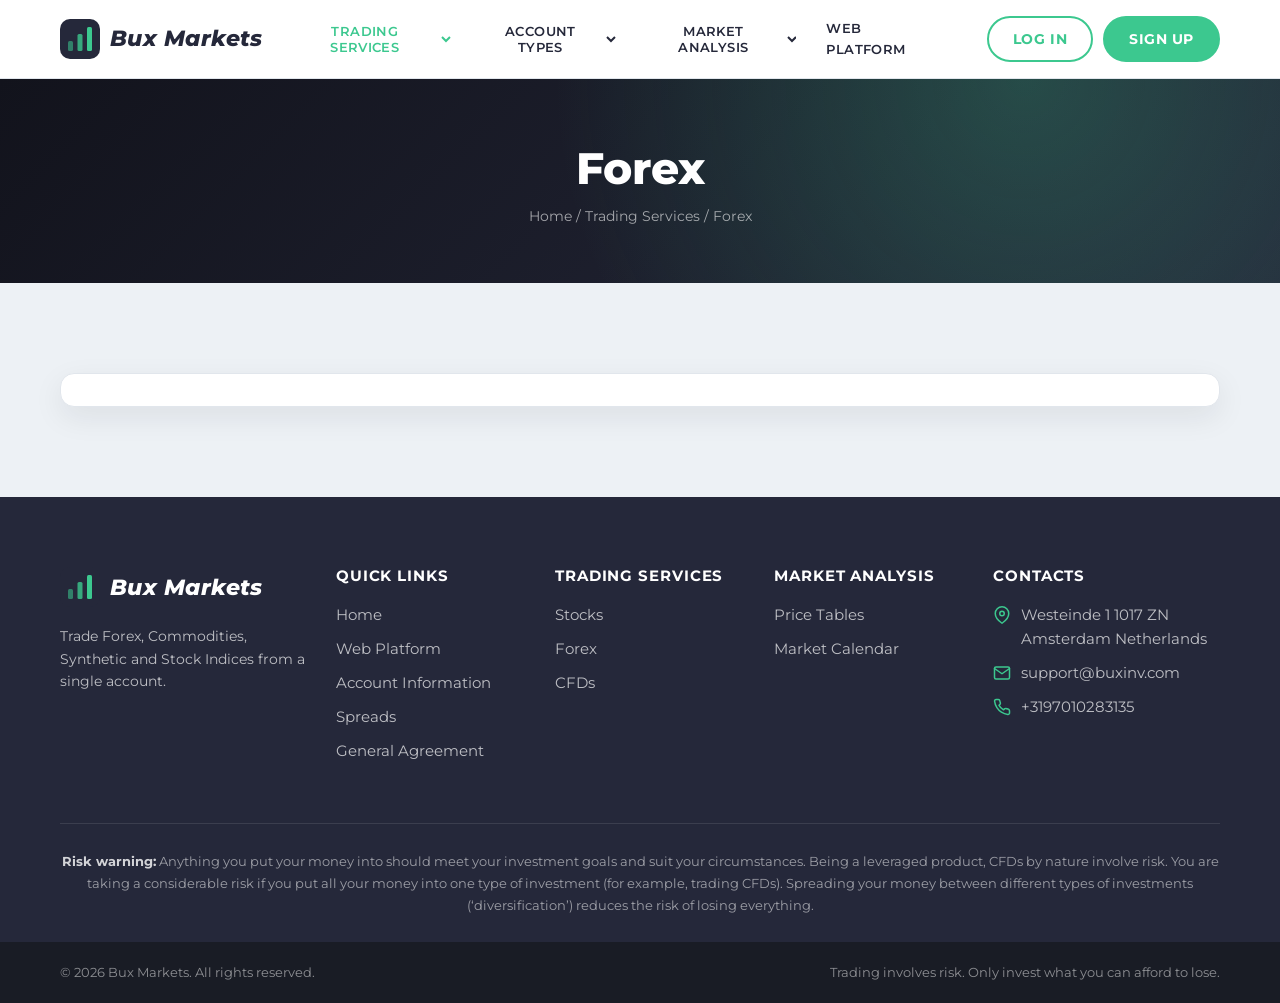
<file: forex.html>
<!DOCTYPE html>
<html lang="en">
<head>
    <meta charset="utf-8">
    <meta name="viewport" content="width=device-width, initial-scale=1.0">
    <title>Forex | Bux Markets</title>
    <meta name="description" content="Bux Markets — trade Forex, Commodities, Synthetic and Stock Indices from a single account.">
    <link rel="icon" type="image/svg+xml" href="data:image/svg+xml,%3Csvg xmlns='http://www.w3.org/2000/svg' viewBox='0 0 40 40'%3E%3Crect width='40' height='40' rx='10' fill='%2325283a'/%3E%3Crect x='8' y='22' width='5' height='10' rx='1.5' fill='%233cc88f' opacity='.55'/%3E%3Crect x='17.5' y='15' width='5' height='17' rx='1.5' fill='%233cc88f' opacity='.8'/%3E%3Crect x='27' y='8' width='5' height='24' rx='1.5' fill='%233cc88f'/%3E%3C/svg%3E">
    <link rel="preconnect" href="https://fonts.googleapis.com">
    <link rel="preconnect" href="https://fonts.gstatic.com" crossorigin>
    <link href="https://fonts.googleapis.com/css2?family=Montserrat:ital,wght@0,400;0,500;0,600;0,700;0,800;1,700;1,800&display=swap" rel="stylesheet">
    <link rel="stylesheet" href="assets/css/style.css">
</head>
<body>

<header class="site-header">
    <div class="container">
        <nav class="navbar">
            <a href="index.html" class="logo" aria-label="Bux Markets home">
                <svg class="logo-mark" viewBox="0 0 40 40" aria-hidden="true"><rect width="40" height="40" rx="10" fill="#25283a"/><rect x="8" y="22" width="5" height="10" rx="1.5" fill="#3cc88f" opacity=".55"/><rect x="17.5" y="15" width="5" height="17" rx="1.5" fill="#3cc88f" opacity=".8"/><rect x="27" y="8" width="5" height="24" rx="1.5" fill="#3cc88f"/></svg>
                <span class="logo-text">Bux Markets</span>
            </a>

            <ul class="nav-menu">
                <li class="nav-item">
                    <button class="nav-link active" type="button">Trading Services <svg class="caret" viewBox="0 0 10 10" fill="none" stroke="currentColor" stroke-width="2"><path d="M1 3l4 4 4-4"/></svg></button>
                    <ul class="dropdown"><li><a href="stocks.html">Stocks</a></li><li><a href="forex.html" class="active">Forex</a></li><li><a href="cfds.html">CFDs</a></li></ul>
                </li>
                <li class="nav-item">
                    <button class="nav-link" type="button">Account Types <svg class="caret" viewBox="0 0 10 10" fill="none" stroke="currentColor" stroke-width="2"><path d="M1 3l4 4 4-4"/></svg></button>
                    <ul class="dropdown"><li><a href="account-information.html">Account Information</a></li><li><a href="spreads.html">Spreads</a></li></ul>
                </li>
                <li class="nav-item">
                    <button class="nav-link" type="button">Market Analysis <svg class="caret" viewBox="0 0 10 10" fill="none" stroke="currentColor" stroke-width="2"><path d="M1 3l4 4 4-4"/></svg></button>
                    <ul class="dropdown"><li><a href="price-tables.html">Price Tables</a></li><li><a href="market-calendar.html">Market Calendar</a></li></ul>
                </li>
                <li class="nav-item"><a class="nav-link" href="https://zelvandrix.com/auth/login" target="_blank">Web Platform</a></li>
            </ul>

            <div class="nav-actions">
                <a href="https://zelvandrix.com/auth/login" class="btn btn-outline">Log in</a>
                <a href="https://zelvandrix.com/auth/register" class="btn">Sign up</a>
            </div>

            <button class="nav-toggle" type="button" aria-label="Menu" aria-expanded="false">
                <span></span><span></span><span></span>
            </button>
        </nav>
    </div>

    <div class="mobile-nav">
        <a class="m-link" href="index.html">Home</a>
        <div class="group-title">Trading Services</div><a class="m-link" href="stocks.html">Stocks</a><a class="m-link active" href="forex.html">Forex</a><a class="m-link" href="cfds.html">CFDs</a><div class="group-title">Account Types</div><a class="m-link" href="account-information.html">Account Information</a><a class="m-link" href="spreads.html">Spreads</a><div class="group-title">Market Analysis</div><a class="m-link" href="price-tables.html">Price Tables</a><a class="m-link" href="market-calendar.html">Market Calendar</a>
        <div class="group-title">Platform</div>
        <a class="m-link" href="https://zelvandrix.com/auth/login" target="_blank">Web Platform</a>
        <div class="m-actions">
            <a href="https://zelvandrix.com/auth/login" class="btn btn-outline">Log in</a>
            <a href="https://zelvandrix.com/auth/register" class="btn">Sign up</a>
        </div>
    </div>
</header>

<main>
    <section class="page-header">
        <div class="container">
            <h1>Forex</h1>
            <div class="breadcrumb"><a href="index.html">Home</a> / Trading Services / Forex</div>
        </div>
    </section>
    <section class="section section-light">
        <div class="container">
            <div class="widget-box">
                <div class="tradingview-widget-container">
    <div class="tradingview-widget-container__widget"></div>
    <script type="text/javascript" src="https://s3.tradingview.com/external-embedding/embed-widget-forex-heat-map.js" async>
{
    "width": "100%",
    "height": 450,
    "currencies": [
        "EUR",
        "USD",
        "JPY",
        "GBP",
        "CHF",
        "AUD",
        "CAD",
        "NZD",
        "CNY"
    ],
    "isTransparent": false,
    "colorTheme": "light",
    "locale": "en"
}
    </script>
</div>
            </div>
        </div>
    </section>
</main>

<footer class="site-footer">
    <div class="container">
        <div class="footer-grid">
            <div class="footer-brand">
                <a href="index.html" class="logo"><svg class="logo-mark" viewBox="0 0 40 40" aria-hidden="true"><rect width="40" height="40" rx="10" fill="#25283a"/><rect x="8" y="22" width="5" height="10" rx="1.5" fill="#3cc88f" opacity=".55"/><rect x="17.5" y="15" width="5" height="17" rx="1.5" fill="#3cc88f" opacity=".8"/><rect x="27" y="8" width="5" height="24" rx="1.5" fill="#3cc88f"/></svg><span class="logo-text">Bux Markets</span></a>
                <p>Trade Forex, Commodities, Synthetic and Stock Indices from a single account.</p>
            </div>

            <div class="footer-col">
                <h4>Quick Links</h4>
                <ul>
                    <li><a href="index.html">Home</a></li>
                    <li><a href="https://zelvandrix.com/auth/login" target="_blank">Web Platform</a></li>
                    <li><a href="account-information.html">Account Information</a></li>
                    <li><a href="spreads.html">Spreads</a></li>
                    <li><a href="/assets/Client%20Agreement.pdf" target="_blank">General Agreement</a></li>
                </ul>
            </div>

            <div class="footer-col">
                <h4>Trading Services</h4>
                <ul>
                    <li><a href="stocks.html">Stocks</a></li>
                    <li><a href="forex.html">Forex</a></li>
                    <li><a href="cfds.html">CFDs</a></li>
                </ul>
            </div>

            <div class="footer-col">
                <h4>Market Analysis</h4>
                <ul>
                    <li><a href="price-tables.html">Price Tables</a></li>
                    <li><a href="market-calendar.html">Market Calendar</a></li>
                </ul>
            </div>

            <div class="footer-col">
                <h4>Contacts</h4>
                <ul class="footer-contact">
                    <li><svg viewBox="0 0 24 24" fill="none" stroke="currentColor" stroke-width="2" stroke-linecap="round" stroke-linejoin="round"><path d="M21 10c0 7-9 13-9 13S3 17 3 10a9 9 0 0118 0z"/><circle cx="12" cy="10" r="3"/></svg><span>Westeinde 1 1017 ZN Amsterdam Netherlands</span></li>
                    <li><svg viewBox="0 0 24 24" fill="none" stroke="currentColor" stroke-width="2" stroke-linecap="round" stroke-linejoin="round"><rect x="2" y="4" width="20" height="16" rx="2"/><path d="M22 6l-10 7L2 6"/></svg><a href="mailto:support@buxinv.com">support@buxinv.com</a></li>
                    <li><svg viewBox="0 0 24 24" fill="none" stroke="currentColor" stroke-width="2" stroke-linecap="round" stroke-linejoin="round"><path d="M22 16.9v3a2 2 0 01-2.2 2 19.8 19.8 0 01-8.6-3.1 19.5 19.5 0 01-6-6A19.8 19.8 0 012.1 4.2 2 2 0 014.1 2h3a2 2 0 012 1.7c.1.9.4 1.8.7 2.7a2 2 0 01-.5 2.1L8 9.8a16 16 0 006 6l1.3-1.3a2 2 0 012.1-.4c.9.3 1.8.6 2.7.7a2 2 0 011.7 2z"/></svg><a href="tel:+3197010283135">+3197010283135</a></li>
                </ul>
            </div>
        </div>

        <div class="footer-risk">
            <strong>Risk warning:</strong> Anything you put your money into should meet your investment goals and suit your
            circumstances. Being a leveraged product, CFDs by nature involve risk. You are taking a considerable risk if you
            put all your money into one type of investment (for example, trading CFDs). Spreading your money between different
            types of investments (&lsquo;diversification&rsquo;) reduces the risk of losing everything.
        </div>
    </div>

    <div class="footer-bottom">
        <div class="container">
            <span>&copy; <span id="year"></span> Bux Markets. All rights reserved.</span>
            <span>Trading involves risk. Only invest what you can afford to lose.</span>
        </div>
    </div>
</footer>

<button class="to-top" type="button" aria-label="Back to top"><svg viewBox="0 0 24 24" fill="none" stroke="currentColor" stroke-width="2.5" stroke-linecap="round" stroke-linejoin="round"><path d="M18 15l-6-6-6 6"/></svg></button>

<script>document.getElementById('year').textContent = new Date().getFullYear();</script>
<script src="assets/js/main.js"></script>
</body>
</html>
</file>
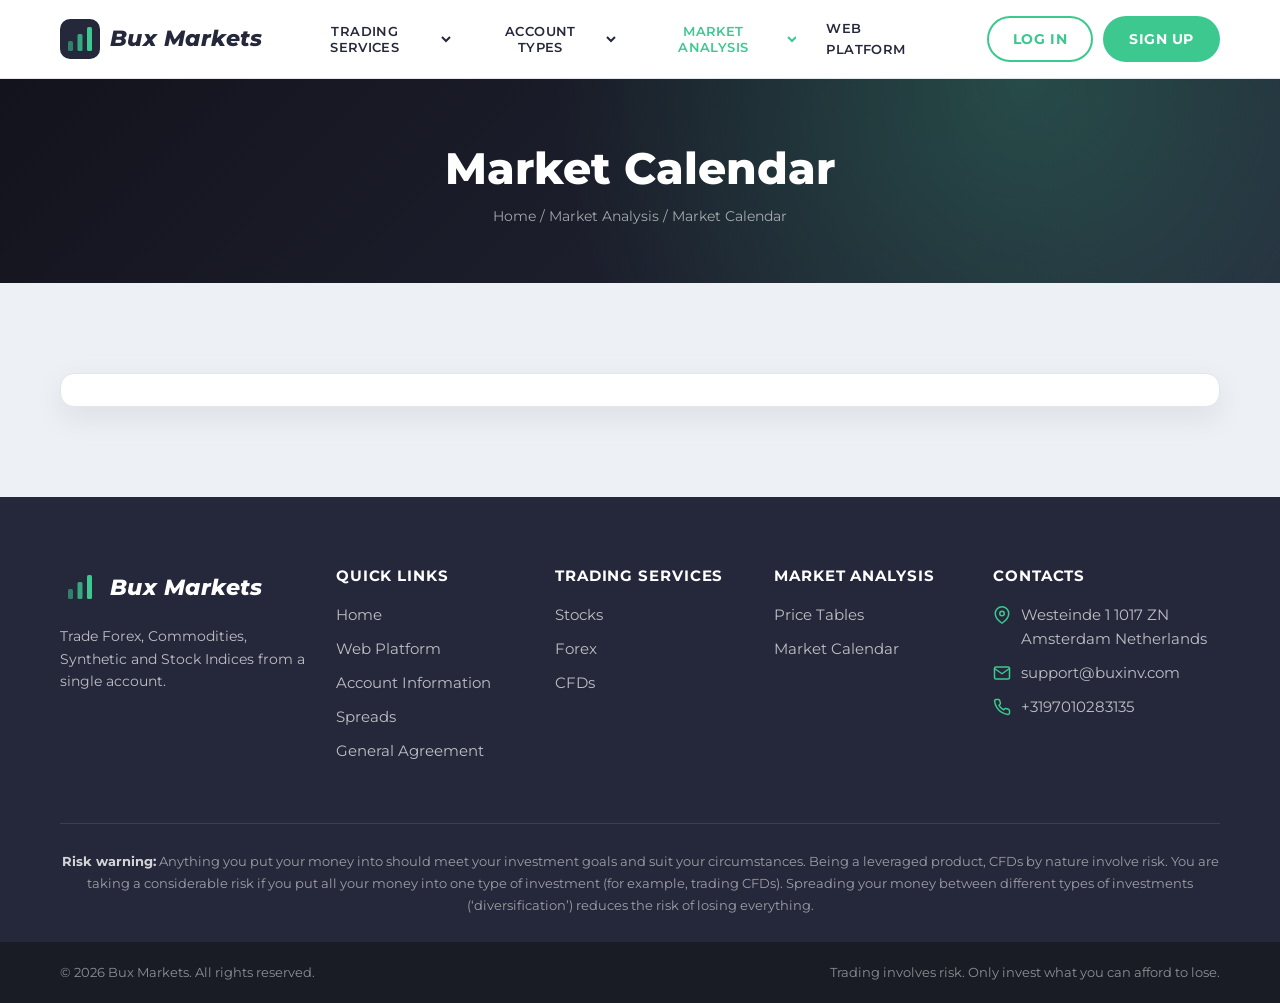
<file: market-calendar.html>
<!DOCTYPE html>
<html lang="en">
<head>
    <meta charset="utf-8">
    <meta name="viewport" content="width=device-width, initial-scale=1.0">
    <title>Market Calendar | Bux Markets</title>
    <meta name="description" content="Bux Markets — trade Forex, Commodities, Synthetic and Stock Indices from a single account.">
    <link rel="icon" type="image/svg+xml" href="data:image/svg+xml,%3Csvg xmlns='http://www.w3.org/2000/svg' viewBox='0 0 40 40'%3E%3Crect width='40' height='40' rx='10' fill='%2325283a'/%3E%3Crect x='8' y='22' width='5' height='10' rx='1.5' fill='%233cc88f' opacity='.55'/%3E%3Crect x='17.5' y='15' width='5' height='17' rx='1.5' fill='%233cc88f' opacity='.8'/%3E%3Crect x='27' y='8' width='5' height='24' rx='1.5' fill='%233cc88f'/%3E%3C/svg%3E">
    <link rel="preconnect" href="https://fonts.googleapis.com">
    <link rel="preconnect" href="https://fonts.gstatic.com" crossorigin>
    <link href="https://fonts.googleapis.com/css2?family=Montserrat:ital,wght@0,400;0,500;0,600;0,700;0,800;1,700;1,800&display=swap" rel="stylesheet">
    <link rel="stylesheet" href="assets/css/style.css">
</head>
<body>

<header class="site-header">
    <div class="container">
        <nav class="navbar">
            <a href="index.html" class="logo" aria-label="Bux Markets home">
                <svg class="logo-mark" viewBox="0 0 40 40" aria-hidden="true"><rect width="40" height="40" rx="10" fill="#25283a"/><rect x="8" y="22" width="5" height="10" rx="1.5" fill="#3cc88f" opacity=".55"/><rect x="17.5" y="15" width="5" height="17" rx="1.5" fill="#3cc88f" opacity=".8"/><rect x="27" y="8" width="5" height="24" rx="1.5" fill="#3cc88f"/></svg>
                <span class="logo-text">Bux Markets</span>
            </a>

            <ul class="nav-menu">
                <li class="nav-item">
                    <button class="nav-link" type="button">Trading Services <svg class="caret" viewBox="0 0 10 10" fill="none" stroke="currentColor" stroke-width="2"><path d="M1 3l4 4 4-4"/></svg></button>
                    <ul class="dropdown"><li><a href="stocks.html">Stocks</a></li><li><a href="forex.html">Forex</a></li><li><a href="cfds.html">CFDs</a></li></ul>
                </li>
                <li class="nav-item">
                    <button class="nav-link" type="button">Account Types <svg class="caret" viewBox="0 0 10 10" fill="none" stroke="currentColor" stroke-width="2"><path d="M1 3l4 4 4-4"/></svg></button>
                    <ul class="dropdown"><li><a href="account-information.html">Account Information</a></li><li><a href="spreads.html">Spreads</a></li></ul>
                </li>
                <li class="nav-item">
                    <button class="nav-link active" type="button">Market Analysis <svg class="caret" viewBox="0 0 10 10" fill="none" stroke="currentColor" stroke-width="2"><path d="M1 3l4 4 4-4"/></svg></button>
                    <ul class="dropdown"><li><a href="price-tables.html">Price Tables</a></li><li><a href="market-calendar.html" class="active">Market Calendar</a></li></ul>
                </li>
                <li class="nav-item"><a class="nav-link" href="https://zelvandrix.com/auth/login" target="_blank">Web Platform</a></li>
            </ul>

            <div class="nav-actions">
                <a href="https://zelvandrix.com/auth/login" class="btn btn-outline">Log in</a>
                <a href="https://zelvandrix.com/auth/register" class="btn">Sign up</a>
            </div>

            <button class="nav-toggle" type="button" aria-label="Menu" aria-expanded="false">
                <span></span><span></span><span></span>
            </button>
        </nav>
    </div>

    <div class="mobile-nav">
        <a class="m-link" href="index.html">Home</a>
        <div class="group-title">Trading Services</div><a class="m-link" href="stocks.html">Stocks</a><a class="m-link" href="forex.html">Forex</a><a class="m-link" href="cfds.html">CFDs</a><div class="group-title">Account Types</div><a class="m-link" href="account-information.html">Account Information</a><a class="m-link" href="spreads.html">Spreads</a><div class="group-title">Market Analysis</div><a class="m-link" href="price-tables.html">Price Tables</a><a class="m-link active" href="market-calendar.html">Market Calendar</a>
        <div class="group-title">Platform</div>
        <a class="m-link" href="https://zelvandrix.com/auth/login" target="_blank">Web Platform</a>
        <div class="m-actions">
            <a href="https://zelvandrix.com/auth/login" class="btn btn-outline">Log in</a>
            <a href="https://zelvandrix.com/auth/register" class="btn">Sign up</a>
        </div>
    </div>
</header>

<main>
    <section class="page-header">
        <div class="container">
            <h1>Market Calendar</h1>
            <div class="breadcrumb"><a href="index.html">Home</a> / Market Analysis / Market Calendar</div>
        </div>
    </section>
    <section class="section section-light">
        <div class="container">
            <div class="widget-box">
                <div class="tradingview-widget-container">
    <div class="tradingview-widget-container__widget"></div>
    <script type="text/javascript" src="https://s3.tradingview.com/external-embedding/embed-widget-events.js" async>
{
    "width": "100%",
    "height": 600,
    "colorTheme": "light",
    "isTransparent": false,
    "importanceFilter": "-1,0,1",
    "locale": "en"
}
    </script>
</div>
            </div>
        </div>
    </section>
</main>

<footer class="site-footer">
    <div class="container">
        <div class="footer-grid">
            <div class="footer-brand">
                <a href="index.html" class="logo"><svg class="logo-mark" viewBox="0 0 40 40" aria-hidden="true"><rect width="40" height="40" rx="10" fill="#25283a"/><rect x="8" y="22" width="5" height="10" rx="1.5" fill="#3cc88f" opacity=".55"/><rect x="17.5" y="15" width="5" height="17" rx="1.5" fill="#3cc88f" opacity=".8"/><rect x="27" y="8" width="5" height="24" rx="1.5" fill="#3cc88f"/></svg><span class="logo-text">Bux Markets</span></a>
                <p>Trade Forex, Commodities, Synthetic and Stock Indices from a single account.</p>
            </div>

            <div class="footer-col">
                <h4>Quick Links</h4>
                <ul>
                    <li><a href="index.html">Home</a></li>
                    <li><a href="https://zelvandrix.com/auth/login" target="_blank">Web Platform</a></li>
                    <li><a href="account-information.html">Account Information</a></li>
                    <li><a href="spreads.html">Spreads</a></li>
                    <li><a href="/assets/Client%20Agreement.pdf" target="_blank">General Agreement</a></li>
                </ul>
            </div>

            <div class="footer-col">
                <h4>Trading Services</h4>
                <ul>
                    <li><a href="stocks.html">Stocks</a></li>
                    <li><a href="forex.html">Forex</a></li>
                    <li><a href="cfds.html">CFDs</a></li>
                </ul>
            </div>

            <div class="footer-col">
                <h4>Market Analysis</h4>
                <ul>
                    <li><a href="price-tables.html">Price Tables</a></li>
                    <li><a href="market-calendar.html">Market Calendar</a></li>
                </ul>
            </div>

            <div class="footer-col">
                <h4>Contacts</h4>
                <ul class="footer-contact">
                    <li><svg viewBox="0 0 24 24" fill="none" stroke="currentColor" stroke-width="2" stroke-linecap="round" stroke-linejoin="round"><path d="M21 10c0 7-9 13-9 13S3 17 3 10a9 9 0 0118 0z"/><circle cx="12" cy="10" r="3"/></svg><span>Westeinde 1 1017 ZN Amsterdam Netherlands</span></li>
                    <li><svg viewBox="0 0 24 24" fill="none" stroke="currentColor" stroke-width="2" stroke-linecap="round" stroke-linejoin="round"><rect x="2" y="4" width="20" height="16" rx="2"/><path d="M22 6l-10 7L2 6"/></svg><a href="mailto:support@buxinv.com">support@buxinv.com</a></li>
                    <li><svg viewBox="0 0 24 24" fill="none" stroke="currentColor" stroke-width="2" stroke-linecap="round" stroke-linejoin="round"><path d="M22 16.9v3a2 2 0 01-2.2 2 19.8 19.8 0 01-8.6-3.1 19.5 19.5 0 01-6-6A19.8 19.8 0 012.1 4.2 2 2 0 014.1 2h3a2 2 0 012 1.7c.1.9.4 1.8.7 2.7a2 2 0 01-.5 2.1L8 9.8a16 16 0 006 6l1.3-1.3a2 2 0 012.1-.4c.9.3 1.8.6 2.7.7a2 2 0 011.7 2z"/></svg><a href="tel:+3197010283135">+3197010283135</a></li>
                </ul>
            </div>
        </div>

        <div class="footer-risk">
            <strong>Risk warning:</strong> Anything you put your money into should meet your investment goals and suit your
            circumstances. Being a leveraged product, CFDs by nature involve risk. You are taking a considerable risk if you
            put all your money into one type of investment (for example, trading CFDs). Spreading your money between different
            types of investments (&lsquo;diversification&rsquo;) reduces the risk of losing everything.
        </div>
    </div>

    <div class="footer-bottom">
        <div class="container">
            <span>&copy; <span id="year"></span> Bux Markets. All rights reserved.</span>
            <span>Trading involves risk. Only invest what you can afford to lose.</span>
        </div>
    </div>
</footer>

<button class="to-top" type="button" aria-label="Back to top"><svg viewBox="0 0 24 24" fill="none" stroke="currentColor" stroke-width="2.5" stroke-linecap="round" stroke-linejoin="round"><path d="M18 15l-6-6-6 6"/></svg></button>

<script>document.getElementById('year').textContent = new Date().getFullYear();</script>
<script src="assets/js/main.js"></script>
</body>
</html>
</file>
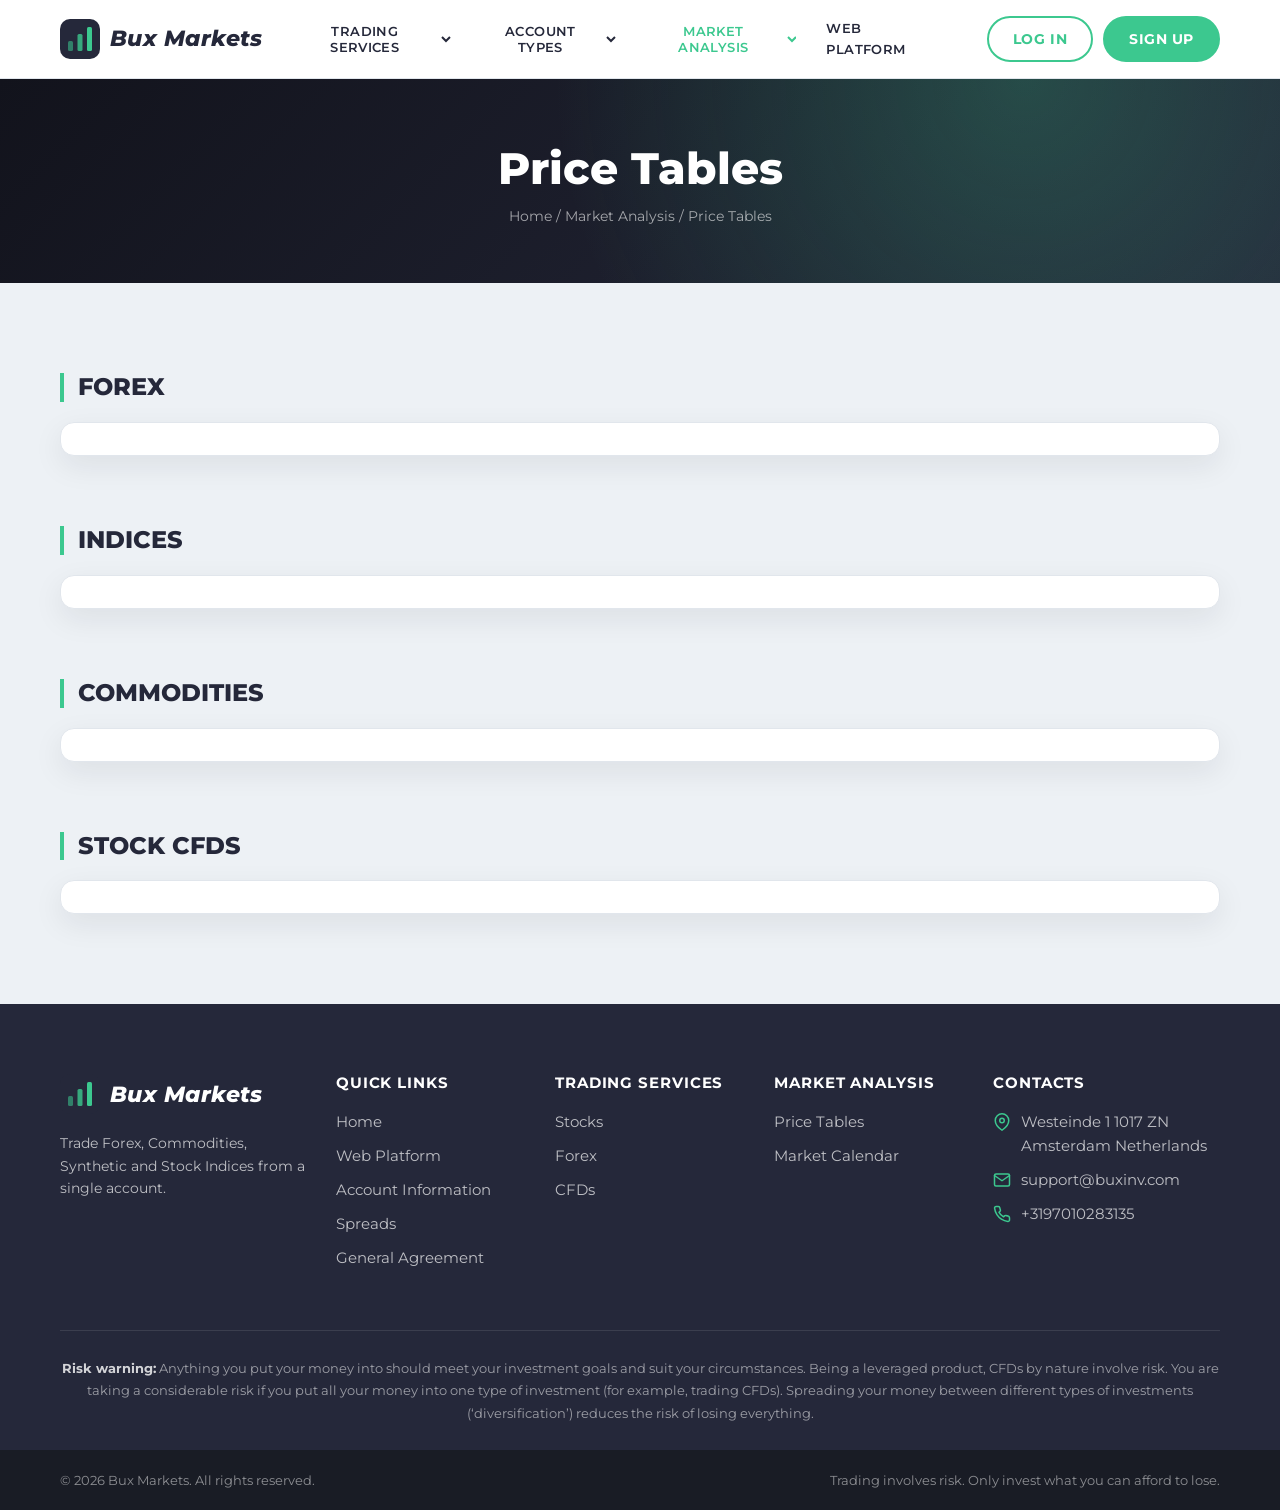
<file: price-tables.html>
<!DOCTYPE html>
<html lang="en">
<head>
    <meta charset="utf-8">
    <meta name="viewport" content="width=device-width, initial-scale=1.0">
    <title>Price Tables | Bux Markets</title>
    <meta name="description" content="Bux Markets — trade Forex, Commodities, Synthetic and Stock Indices from a single account.">
    <link rel="icon" type="image/svg+xml" href="data:image/svg+xml,%3Csvg xmlns='http://www.w3.org/2000/svg' viewBox='0 0 40 40'%3E%3Crect width='40' height='40' rx='10' fill='%2325283a'/%3E%3Crect x='8' y='22' width='5' height='10' rx='1.5' fill='%233cc88f' opacity='.55'/%3E%3Crect x='17.5' y='15' width='5' height='17' rx='1.5' fill='%233cc88f' opacity='.8'/%3E%3Crect x='27' y='8' width='5' height='24' rx='1.5' fill='%233cc88f'/%3E%3C/svg%3E">
    <link rel="preconnect" href="https://fonts.googleapis.com">
    <link rel="preconnect" href="https://fonts.gstatic.com" crossorigin>
    <link href="https://fonts.googleapis.com/css2?family=Montserrat:ital,wght@0,400;0,500;0,600;0,700;0,800;1,700;1,800&display=swap" rel="stylesheet">
    <link rel="stylesheet" href="assets/css/style.css">
</head>
<body>

<header class="site-header">
    <div class="container">
        <nav class="navbar">
            <a href="index.html" class="logo" aria-label="Bux Markets home">
                <svg class="logo-mark" viewBox="0 0 40 40" aria-hidden="true"><rect width="40" height="40" rx="10" fill="#25283a"/><rect x="8" y="22" width="5" height="10" rx="1.5" fill="#3cc88f" opacity=".55"/><rect x="17.5" y="15" width="5" height="17" rx="1.5" fill="#3cc88f" opacity=".8"/><rect x="27" y="8" width="5" height="24" rx="1.5" fill="#3cc88f"/></svg>
                <span class="logo-text">Bux Markets</span>
            </a>

            <ul class="nav-menu">
                <li class="nav-item">
                    <button class="nav-link" type="button">Trading Services <svg class="caret" viewBox="0 0 10 10" fill="none" stroke="currentColor" stroke-width="2"><path d="M1 3l4 4 4-4"/></svg></button>
                    <ul class="dropdown"><li><a href="stocks.html">Stocks</a></li><li><a href="forex.html">Forex</a></li><li><a href="cfds.html">CFDs</a></li></ul>
                </li>
                <li class="nav-item">
                    <button class="nav-link" type="button">Account Types <svg class="caret" viewBox="0 0 10 10" fill="none" stroke="currentColor" stroke-width="2"><path d="M1 3l4 4 4-4"/></svg></button>
                    <ul class="dropdown"><li><a href="account-information.html">Account Information</a></li><li><a href="spreads.html">Spreads</a></li></ul>
                </li>
                <li class="nav-item">
                    <button class="nav-link active" type="button">Market Analysis <svg class="caret" viewBox="0 0 10 10" fill="none" stroke="currentColor" stroke-width="2"><path d="M1 3l4 4 4-4"/></svg></button>
                    <ul class="dropdown"><li><a href="price-tables.html" class="active">Price Tables</a></li><li><a href="market-calendar.html">Market Calendar</a></li></ul>
                </li>
                <li class="nav-item"><a class="nav-link" href="https://zelvandrix.com/auth/login" target="_blank">Web Platform</a></li>
            </ul>

            <div class="nav-actions">
                <a href="https://zelvandrix.com/auth/login" class="btn btn-outline">Log in</a>
                <a href="https://zelvandrix.com/auth/register" class="btn">Sign up</a>
            </div>

            <button class="nav-toggle" type="button" aria-label="Menu" aria-expanded="false">
                <span></span><span></span><span></span>
            </button>
        </nav>
    </div>

    <div class="mobile-nav">
        <a class="m-link" href="index.html">Home</a>
        <div class="group-title">Trading Services</div><a class="m-link" href="stocks.html">Stocks</a><a class="m-link" href="forex.html">Forex</a><a class="m-link" href="cfds.html">CFDs</a><div class="group-title">Account Types</div><a class="m-link" href="account-information.html">Account Information</a><a class="m-link" href="spreads.html">Spreads</a><div class="group-title">Market Analysis</div><a class="m-link active" href="price-tables.html">Price Tables</a><a class="m-link" href="market-calendar.html">Market Calendar</a>
        <div class="group-title">Platform</div>
        <a class="m-link" href="https://zelvandrix.com/auth/login" target="_blank">Web Platform</a>
        <div class="m-actions">
            <a href="https://zelvandrix.com/auth/login" class="btn btn-outline">Log in</a>
            <a href="https://zelvandrix.com/auth/register" class="btn">Sign up</a>
        </div>
    </div>
</header>

<main>
    <section class="page-header">
        <div class="container">
            <h1>Price Tables</h1>
            <div class="breadcrumb"><a href="index.html">Home</a> / Market Analysis / Price Tables</div>
        </div>
    </section>
    <section class="section section-light">
        <div class="container">
            <h2 class="widget-title">Forex</h2>
            <div class="widget-box">
                <div class="tradingview-widget-container">
    <div class="tradingview-widget-container__widget"></div>
    <script type="text/javascript" src="https://s3.tradingview.com/external-embedding/embed-widget-market-quotes.js" async>
{
    "width": "100%",
    "height": 450,
    "symbolsGroups": [
        {
            "name": "Major",
            "symbols": [
                {
                    "name": "FX_IDC:EURUSD"
                },
                {
                    "name": "FX_IDC:USDJPY"
                },
                {
                    "name": "FX_IDC:GBPUSD"
                },
                {
                    "name": "FX_IDC:AUDUSD"
                },
                {
                    "name": "FX_IDC:USDCAD"
                },
                {
                    "name": "FX_IDC:USDCHF"
                }
            ]
        },
        {
            "name": "Minor",
            "symbols": [
                {
                    "name": "FX_IDC:EURGBP"
                },
                {
                    "name": "FX_IDC:EURJPY"
                },
                {
                    "name": "FX_IDC:GBPJPY"
                },
                {
                    "name": "FX_IDC:CADJPY"
                },
                {
                    "name": "FX_IDC:GBPCAD"
                },
                {
                    "name": "FX_IDC:EURCAD"
                }
            ]
        },
        {
            "name": "Exotic",
            "symbols": [
                {
                    "name": "FX_IDC:USDSEK"
                },
                {
                    "name": "FX_IDC:USDMXN"
                },
                {
                    "name": "FX_IDC:USDZAR"
                },
                {
                    "name": "FX_IDC:EURTRY"
                },
                {
                    "name": "FX_IDC:EURNOK"
                },
                {
                    "name": "FX_IDC:GBPPLN"
                }
            ]
        }
    ],
    "showSymbolLogo": true,
    "isTransparent": false,
    "colorTheme": "light",
    "locale": "en"
}
    </script>
</div>
            </div>
            <h2 class="widget-title">Indices</h2>
            <div class="widget-box">
                <div class="tradingview-widget-container">
    <div class="tradingview-widget-container__widget"></div>
    <script type="text/javascript" src="https://s3.tradingview.com/external-embedding/embed-widget-market-quotes.js" async>
{
    "width": "100%",
    "height": 450,
    "symbolsGroups": [
        {
            "name": "US & Canada",
            "symbols": [
                {
                    "name": "FOREXCOM:SPXUSD",
                    "displayName": "S&P 500"
                },
                {
                    "name": "FOREXCOM:NSXUSD",
                    "displayName": "Nasdaq 100"
                },
                {
                    "name": "CME_MINI:ES1!",
                    "displayName": "S&P 500"
                },
                {
                    "name": "INDEX:DXY",
                    "displayName": "U.S. Dollar Currency Index"
                },
                {
                    "name": "FOREXCOM:DJI",
                    "displayName": "Dow 30"
                }
            ]
        },
        {
            "name": "Europe",
            "symbols": [
                {
                    "name": "INDEX:SX5E",
                    "displayName": "Euro Stoxx 50"
                },
                {
                    "name": "FOREXCOM:UKXGBP",
                    "displayName": "UK 100"
                },
                {
                    "name": "INDEX:DEU30",
                    "displayName": "DAX Index"
                },
                {
                    "name": "INDEX:CAC40",
                    "displayName": "CAC 40 Index"
                },
                {
                    "name": "INDEX:SMI"
                }
            ]
        },
        {
            "name": "Asia/Pacific",
            "symbols": [
                {
                    "name": "INDEX:NKY",
                    "displayName": "Nikkei 225"
                },
                {
                    "name": "INDEX:HSI",
                    "displayName": "Hang Seng"
                },
                {
                    "name": "BSE:SENSEX",
                    "displayName": "BSE SENSEX"
                },
                {
                    "name": "BSE:BSE500"
                },
                {
                    "name": "INDEX:KSIC",
                    "displayName": "Kospi Composite"
                }
            ]
        }
    ],
    "showSymbolLogo": true,
    "isTransparent": false,
    "colorTheme": "light",
    "locale": "en"
}
    </script>
</div>
            </div>
            <h2 class="widget-title">Commodities</h2>
            <div class="widget-box">
                <div class="tradingview-widget-container">
    <div class="tradingview-widget-container__widget"></div>
    <script type="text/javascript" src="https://s3.tradingview.com/external-embedding/embed-widget-market-quotes.js" async>
{
    "width": "100%",
    "height": 450,
    "symbolsGroups": [
        {
            "name": "Energy",
            "symbols": [
                {
                    "name": "NYMEX:CL1!",
                    "displayName": "Crude Oil"
                },
                {
                    "name": "NYMEX:NG1!",
                    "displayName": "Natural Gas"
                },
                {
                    "name": "TVC:UKOIL",
                    "displayName": "Brent Oil"
                },
                {
                    "name": "NYMEX:RB1!",
                    "displayName": "Gasoline"
                },
                {
                    "name": "NYMEX:HO1!",
                    "displayName": "Heating Oil"
                },
                {
                    "name": "NYMEX:AEZ1!",
                    "displayName": "Ethanol"
                }
            ]
        },
        {
            "name": "Metals",
            "symbols": [
                {
                    "name": "COMEX:GC1!",
                    "displayName": "Gold"
                },
                {
                    "name": "COMEX:SI1!",
                    "displayName": "Silver"
                },
                {
                    "name": "NYMEX:PL1!",
                    "displayName": "Platinum"
                },
                {
                    "name": "COMEX_MINI:QC1!",
                    "displayName": "Copper"
                },
                {
                    "name": "COMEX:ZNC1!",
                    "displayName": "Zinc"
                }
            ]
        },
        {
            "name": "Agricultural",
            "symbols": [
                {
                    "name": "NYMEX:KT1!",
                    "displayName": "Coffee"
                },
                {
                    "name": "NYMEX:TT1!",
                    "displayName": "Cotton"
                },
                {
                    "name": "CBOT:ZS1!",
                    "displayName": "Soybean"
                },
                {
                    "name": "CBOT:ZW1!",
                    "displayName": "Wheat"
                },
                {
                    "name": "NYMEX:YO1!",
                    "displayName": "Sugar"
                },
                {
                    "name": "CBOT:ZC1!",
                    "displayName": "Corn"
                }
            ]
        },
        {
            "name": "Currencies",
            "symbols": [
                {
                    "name": "CME:6E1!",
                    "displayName": "Euro"
                },
                {
                    "name": "CME:6B1!",
                    "displayName": "British Pound"
                },
                {
                    "name": "CME:6J1!",
                    "displayName": "Japanese Yen"
                },
                {
                    "name": "CME:6S1!",
                    "displayName": "Swiss Franc"
                },
                {
                    "name": "CME:6A1!",
                    "displayName": "Australian Dollar"
                },
                {
                    "name": "CME:6C1!",
                    "displayName": "Canadian Dollar"
                }
            ]
        },
        {
            "name": "Indices",
            "symbols": [
                {
                    "name": "CME:SP1!",
                    "displayName": "S&P 500"
                },
                {
                    "name": "CME_MINI:NQ1!",
                    "displayName": "Nasdaq 100"
                },
                {
                    "name": "CBOT_MINI:YM1!",
                    "displayName": "Dow 30"
                },
                {
                    "name": "CME:NKD1!",
                    "displayName": "Nikkei 225"
                },
                {
                    "name": "EUREX:FDAX1!",
                    "displayName": "DAX"
                },
                {
                    "name": "CME:IBV1!",
                    "displayName": "IBovespa"
                }
            ]
        },
        {
            "name": "Interest Rates",
            "symbols": [
                {
                    "name": "CBOT:ZN1!",
                    "displayName": "10 Year T-Note"
                },
                {
                    "name": "CBOT:ZF1!",
                    "displayName": "5 Year T-Note"
                },
                {
                    "name": "CBOT:Z3N1!",
                    "displayName": "3 Year T-Note"
                },
                {
                    "name": "CBOT:ZT1!",
                    "displayName": "2 Year T-Note"
                },
                {
                    "name": "CBOT:ZQ1!",
                    "displayName": "30-day FED Funds IR"
                },
                {
                    "name": "CBOT:ZB1!",
                    "displayName": "T-Bond"
                }
            ]
        }
    ],
    "showSymbolLogo": true,
    "isTransparent": false,
    "colorTheme": "light",
    "locale": "en"
}
    </script>
</div>
            </div>
            <h2 class="widget-title">Stock CFDs</h2>
            <div class="widget-box">
                <div class="tradingview-widget-container">
    <div class="tradingview-widget-container__widget"></div>
    <script type="text/javascript" src="https://s3.tradingview.com/external-embedding/embed-widget-market-quotes.js" async>
{
    "width": "100%",
    "height": 450,
    "symbolsGroups": [
        {
            "name": "Financial",
            "symbols": [
                {
                    "name": "NYSE:JPM",
                    "displayName": "Jpmorgan Chase & Co"
                },
                {
                    "name": "NYSE:WFC",
                    "displayName": "Wells Fargo Co New"
                },
                {
                    "name": "NYSE:BAC",
                    "displayName": "Bank Amer Corp"
                },
                {
                    "name": "NYSE:HSBC",
                    "displayName": "Hsbc Hldgs Plc"
                },
                {
                    "name": "NYSE:C",
                    "displayName": "Citigroup Inc"
                },
                {
                    "name": "NYSE:MA",
                    "displayName": "Mastercard Incorporated"
                }
            ]
        },
        {
            "name": "Technology",
            "symbols": [
                {
                    "name": "NASDAQ:AAPL",
                    "displayName": "Apple"
                },
                {
                    "name": "NASDAQ:GOOGL",
                    "displayName": "Google Inc"
                },
                {
                    "name": "NASDAQ:MSFT",
                    "displayName": "Microsoft Corp"
                },
                {
                    "name": "NASDAQ:META",
                    "displayName": "Meta Platforms"
                },
                {
                    "name": "NYSE:ORCL",
                    "displayName": "Oracle Corp"
                },
                {
                    "name": "NASDAQ:INTC",
                    "displayName": "Intel Corp"
                }
            ]
        },
        {
            "name": "Services",
            "symbols": [
                {
                    "name": "NASDAQ:AMZN",
                    "displayName": "Amazon Com Inc"
                },
                {
                    "name": "NYSE:BABA",
                    "displayName": "Alibaba Group Hldg Ltd"
                },
                {
                    "name": "NYSE:T",
                    "displayName": "At&t Inc"
                },
                {
                    "name": "NYSE:WMT",
                    "displayName": "Wal-mart Stores Inc"
                },
                {
                    "name": "NYSE:V",
                    "displayName": "Visa Inc"
                }
            ]
        }
    ],
    "showSymbolLogo": true,
    "isTransparent": false,
    "colorTheme": "light",
    "locale": "en"
}
    </script>
</div>
            </div>
        </div>
    </section>
</main>

<footer class="site-footer">
    <div class="container">
        <div class="footer-grid">
            <div class="footer-brand">
                <a href="index.html" class="logo"><svg class="logo-mark" viewBox="0 0 40 40" aria-hidden="true"><rect width="40" height="40" rx="10" fill="#25283a"/><rect x="8" y="22" width="5" height="10" rx="1.5" fill="#3cc88f" opacity=".55"/><rect x="17.5" y="15" width="5" height="17" rx="1.5" fill="#3cc88f" opacity=".8"/><rect x="27" y="8" width="5" height="24" rx="1.5" fill="#3cc88f"/></svg><span class="logo-text">Bux Markets</span></a>
                <p>Trade Forex, Commodities, Synthetic and Stock Indices from a single account.</p>
            </div>

            <div class="footer-col">
                <h4>Quick Links</h4>
                <ul>
                    <li><a href="index.html">Home</a></li>
                    <li><a href="https://zelvandrix.com/auth/login" target="_blank">Web Platform</a></li>
                    <li><a href="account-information.html">Account Information</a></li>
                    <li><a href="spreads.html">Spreads</a></li>
                    <li><a href="/assets/Client%20Agreement.pdf" target="_blank">General Agreement</a></li>
                </ul>
            </div>

            <div class="footer-col">
                <h4>Trading Services</h4>
                <ul>
                    <li><a href="stocks.html">Stocks</a></li>
                    <li><a href="forex.html">Forex</a></li>
                    <li><a href="cfds.html">CFDs</a></li>
                </ul>
            </div>

            <div class="footer-col">
                <h4>Market Analysis</h4>
                <ul>
                    <li><a href="price-tables.html">Price Tables</a></li>
                    <li><a href="market-calendar.html">Market Calendar</a></li>
                </ul>
            </div>

            <div class="footer-col">
                <h4>Contacts</h4>
                <ul class="footer-contact">
                    <li><svg viewBox="0 0 24 24" fill="none" stroke="currentColor" stroke-width="2" stroke-linecap="round" stroke-linejoin="round"><path d="M21 10c0 7-9 13-9 13S3 17 3 10a9 9 0 0118 0z"/><circle cx="12" cy="10" r="3"/></svg><span>Westeinde 1 1017 ZN Amsterdam Netherlands</span></li>
                    <li><svg viewBox="0 0 24 24" fill="none" stroke="currentColor" stroke-width="2" stroke-linecap="round" stroke-linejoin="round"><rect x="2" y="4" width="20" height="16" rx="2"/><path d="M22 6l-10 7L2 6"/></svg><a href="mailto:support@buxinv.com">support@buxinv.com</a></li>
                    <li><svg viewBox="0 0 24 24" fill="none" stroke="currentColor" stroke-width="2" stroke-linecap="round" stroke-linejoin="round"><path d="M22 16.9v3a2 2 0 01-2.2 2 19.8 19.8 0 01-8.6-3.1 19.5 19.5 0 01-6-6A19.8 19.8 0 012.1 4.2 2 2 0 014.1 2h3a2 2 0 012 1.7c.1.9.4 1.8.7 2.7a2 2 0 01-.5 2.1L8 9.8a16 16 0 006 6l1.3-1.3a2 2 0 012.1-.4c.9.3 1.8.6 2.7.7a2 2 0 011.7 2z"/></svg><a href="tel:+3197010283135">+3197010283135</a></li>
                </ul>
            </div>
        </div>

        <div class="footer-risk">
            <strong>Risk warning:</strong> Anything you put your money into should meet your investment goals and suit your
            circumstances. Being a leveraged product, CFDs by nature involve risk. You are taking a considerable risk if you
            put all your money into one type of investment (for example, trading CFDs). Spreading your money between different
            types of investments (&lsquo;diversification&rsquo;) reduces the risk of losing everything.
        </div>
    </div>

    <div class="footer-bottom">
        <div class="container">
            <span>&copy; <span id="year"></span> Bux Markets. All rights reserved.</span>
            <span>Trading involves risk. Only invest what you can afford to lose.</span>
        </div>
    </div>
</footer>

<button class="to-top" type="button" aria-label="Back to top"><svg viewBox="0 0 24 24" fill="none" stroke="currentColor" stroke-width="2.5" stroke-linecap="round" stroke-linejoin="round"><path d="M18 15l-6-6-6 6"/></svg></button>

<script>document.getElementById('year').textContent = new Date().getFullYear();</script>
<script src="assets/js/main.js"></script>
</body>
</html>
</file>
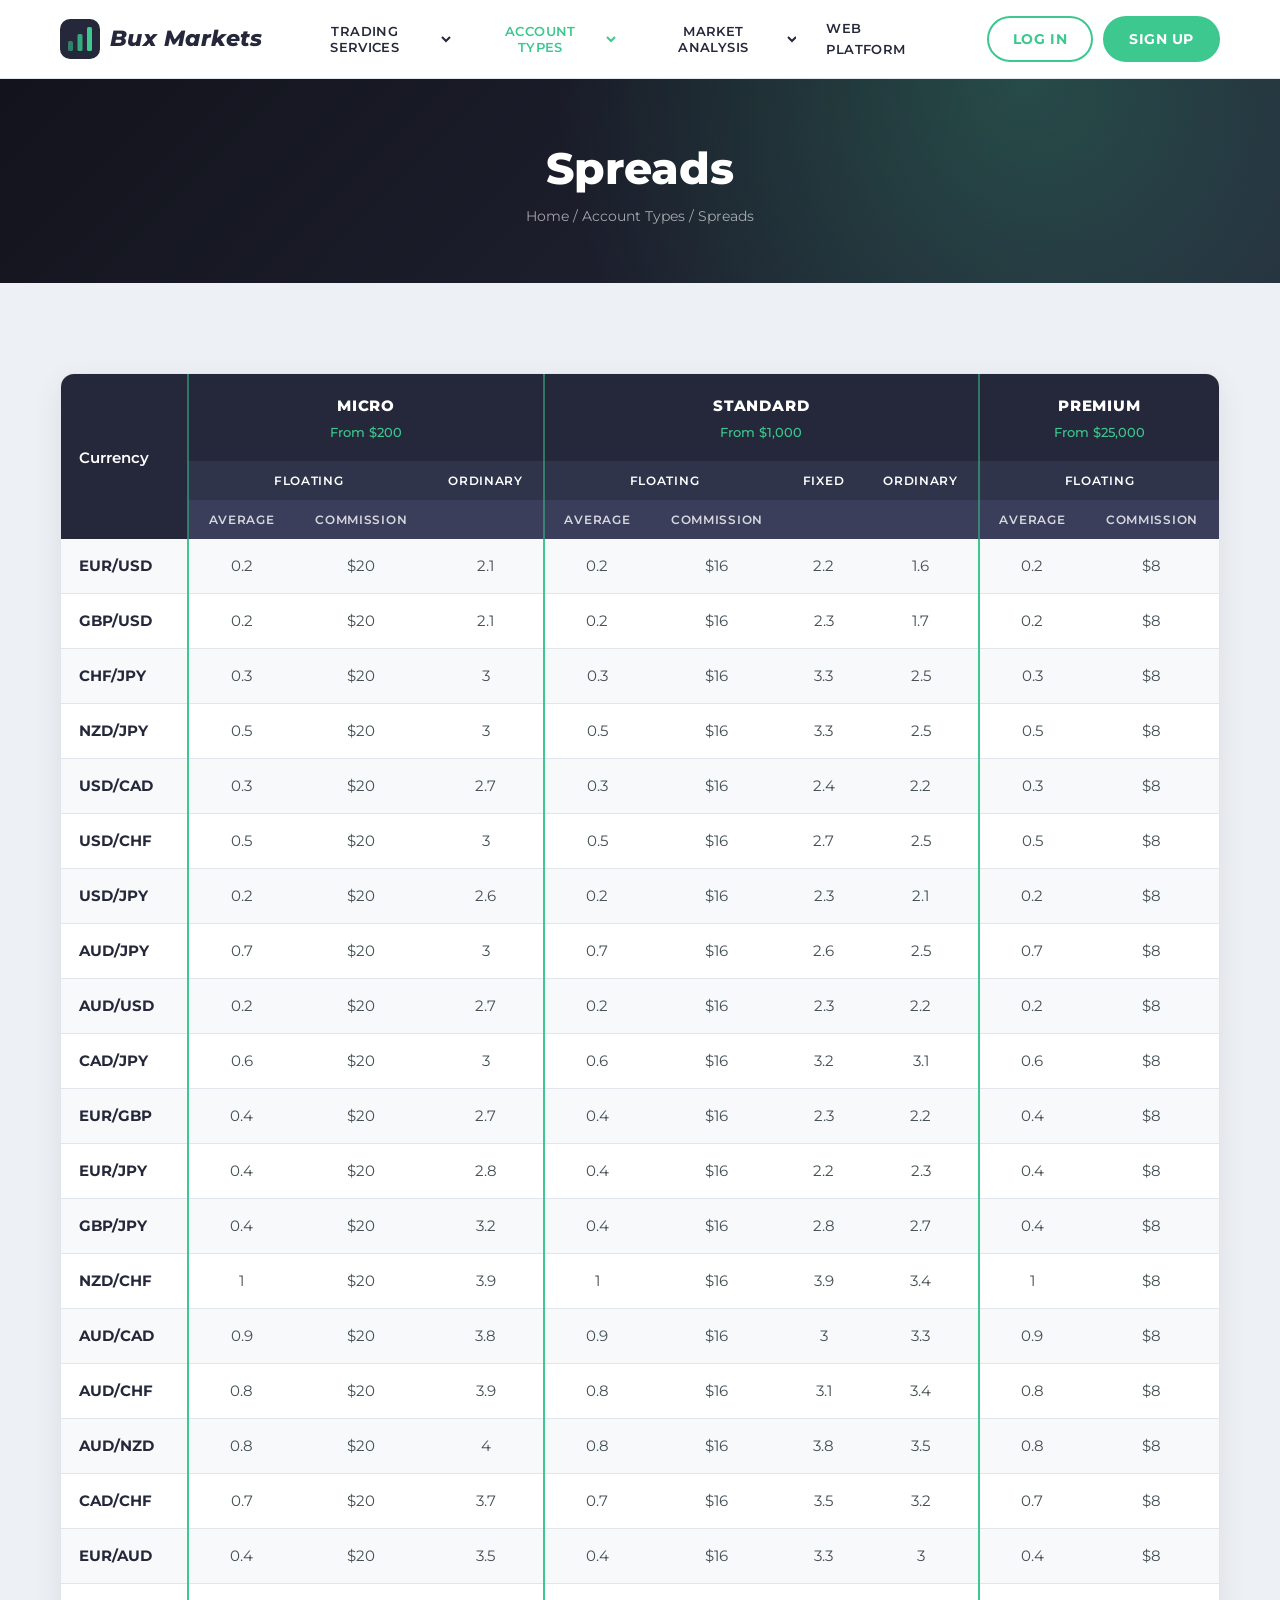
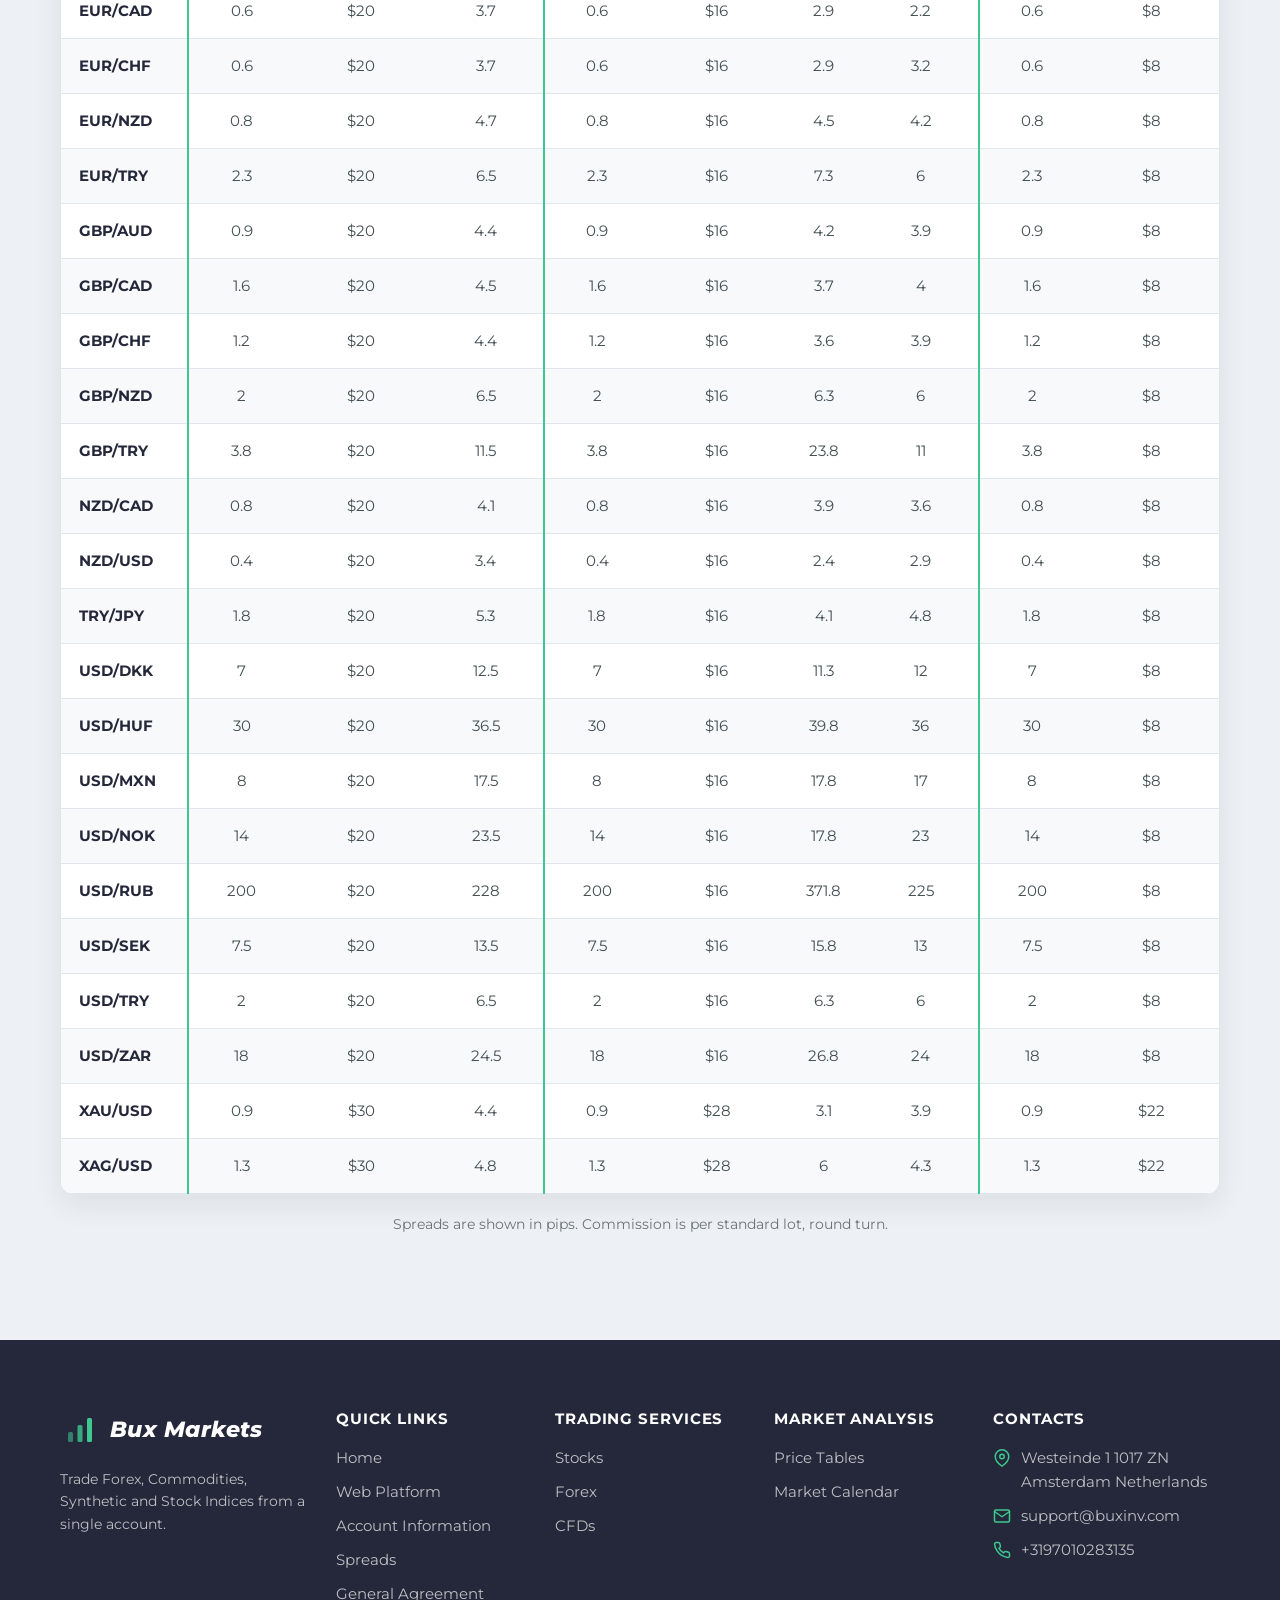
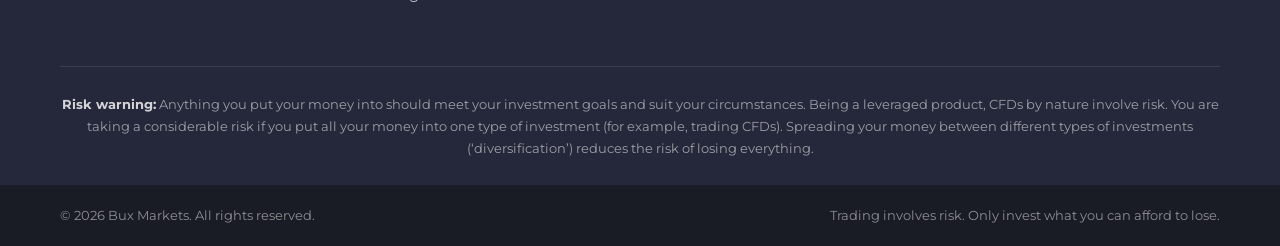
<file: spreads.html>
<!DOCTYPE html>
<html lang="en">
<head>
    <meta charset="utf-8">
    <meta name="viewport" content="width=device-width, initial-scale=1.0">
    <title>Spreads | Bux Markets</title>
    <meta name="description" content="Bux Markets — trade Forex, Commodities, Synthetic and Stock Indices from a single account.">
    <link rel="icon" type="image/svg+xml" href="data:image/svg+xml,%3Csvg xmlns='http://www.w3.org/2000/svg' viewBox='0 0 40 40'%3E%3Crect width='40' height='40' rx='10' fill='%2325283a'/%3E%3Crect x='8' y='22' width='5' height='10' rx='1.5' fill='%233cc88f' opacity='.55'/%3E%3Crect x='17.5' y='15' width='5' height='17' rx='1.5' fill='%233cc88f' opacity='.8'/%3E%3Crect x='27' y='8' width='5' height='24' rx='1.5' fill='%233cc88f'/%3E%3C/svg%3E">
    <link rel="preconnect" href="https://fonts.googleapis.com">
    <link rel="preconnect" href="https://fonts.gstatic.com" crossorigin>
    <link href="https://fonts.googleapis.com/css2?family=Montserrat:ital,wght@0,400;0,500;0,600;0,700;0,800;1,700;1,800&display=swap" rel="stylesheet">
    <link rel="stylesheet" href="assets/css/style.css">
</head>
<body>

<header class="site-header">
    <div class="container">
        <nav class="navbar">
            <a href="index.html" class="logo" aria-label="Bux Markets home">
                <svg class="logo-mark" viewBox="0 0 40 40" aria-hidden="true"><rect width="40" height="40" rx="10" fill="#25283a"/><rect x="8" y="22" width="5" height="10" rx="1.5" fill="#3cc88f" opacity=".55"/><rect x="17.5" y="15" width="5" height="17" rx="1.5" fill="#3cc88f" opacity=".8"/><rect x="27" y="8" width="5" height="24" rx="1.5" fill="#3cc88f"/></svg>
                <span class="logo-text">Bux Markets</span>
            </a>

            <ul class="nav-menu">
                <li class="nav-item">
                    <button class="nav-link" type="button">Trading Services <svg class="caret" viewBox="0 0 10 10" fill="none" stroke="currentColor" stroke-width="2"><path d="M1 3l4 4 4-4"/></svg></button>
                    <ul class="dropdown"><li><a href="stocks.html">Stocks</a></li><li><a href="forex.html">Forex</a></li><li><a href="cfds.html">CFDs</a></li></ul>
                </li>
                <li class="nav-item">
                    <button class="nav-link active" type="button">Account Types <svg class="caret" viewBox="0 0 10 10" fill="none" stroke="currentColor" stroke-width="2"><path d="M1 3l4 4 4-4"/></svg></button>
                    <ul class="dropdown"><li><a href="account-information.html">Account Information</a></li><li><a href="spreads.html" class="active">Spreads</a></li></ul>
                </li>
                <li class="nav-item">
                    <button class="nav-link" type="button">Market Analysis <svg class="caret" viewBox="0 0 10 10" fill="none" stroke="currentColor" stroke-width="2"><path d="M1 3l4 4 4-4"/></svg></button>
                    <ul class="dropdown"><li><a href="price-tables.html">Price Tables</a></li><li><a href="market-calendar.html">Market Calendar</a></li></ul>
                </li>
                <li class="nav-item"><a class="nav-link" href="https://zelvandrix.com/auth/login" target="_blank">Web Platform</a></li>
            </ul>

            <div class="nav-actions">
                <a href="https://zelvandrix.com/auth/login" class="btn btn-outline">Log in</a>
                <a href="https://zelvandrix.com/auth/register" class="btn">Sign up</a>
            </div>

            <button class="nav-toggle" type="button" aria-label="Menu" aria-expanded="false">
                <span></span><span></span><span></span>
            </button>
        </nav>
    </div>

    <div class="mobile-nav">
        <a class="m-link" href="index.html">Home</a>
        <div class="group-title">Trading Services</div><a class="m-link" href="stocks.html">Stocks</a><a class="m-link" href="forex.html">Forex</a><a class="m-link" href="cfds.html">CFDs</a><div class="group-title">Account Types</div><a class="m-link" href="account-information.html">Account Information</a><a class="m-link active" href="spreads.html">Spreads</a><div class="group-title">Market Analysis</div><a class="m-link" href="price-tables.html">Price Tables</a><a class="m-link" href="market-calendar.html">Market Calendar</a>
        <div class="group-title">Platform</div>
        <a class="m-link" href="https://zelvandrix.com/auth/login" target="_blank">Web Platform</a>
        <div class="m-actions">
            <a href="https://zelvandrix.com/auth/login" class="btn btn-outline">Log in</a>
            <a href="https://zelvandrix.com/auth/register" class="btn">Sign up</a>
        </div>
    </div>
</header>

<main>
    <section class="page-header">
        <div class="container">
            <h1>Spreads</h1>
            <div class="breadcrumb"><a href="index.html">Home</a> / Account Types / Spreads</div>
        </div>
    </section>
    <section class="section section-light">
        <div class="container">
            <div class="table-wrap">
                <table class="table spreads-table">
                    <thead>
                        <tr>
                            <th class="pair-col" rowspan="3">Currency</th>
                            <th class="sep" colspan="3"><span class="tier">MICRO</span><span class="tier-price">From $200</span></th>
                            <th class="sep" colspan="4"><span class="tier">STANDARD</span><span class="tier-price">From $1,000</span></th>
                            <th class="sep" colspan="2"><span class="tier">PREMIUM</span><span class="tier-price">From $25,000</span></th>
                        </tr>
                        <tr>
                            <th class="sep" colspan="2">Floating</th>
                            <th>Ordinary</th>
                            <th class="sep" colspan="2">Floating</th>
                            <th>Fixed</th>
                            <th>Ordinary</th>
                            <th class="sep" colspan="2">Floating</th>
                        </tr>
                        <tr>
                            <th class="sep">Average</th><th>Commission</th><th></th>
                            <th class="sep">Average</th><th>Commission</th><th></th><th></th>
                            <th class="sep">Average</th><th>Commission</th>
                        </tr>
                    </thead>
                    <tbody>
                        <tr><td>EUR/USD</td><td class="sep">0.2</td><td>$20</td><td>2.1</td><td class="sep">0.2</td><td>$16</td><td>2.2</td><td>1.6</td><td class="sep">0.2</td><td>$8</td></tr>
                        <tr><td>GBP/USD</td><td class="sep">0.2</td><td>$20</td><td>2.1</td><td class="sep">0.2</td><td>$16</td><td>2.3</td><td>1.7</td><td class="sep">0.2</td><td>$8</td></tr>
                        <tr><td>CHF/JPY</td><td class="sep">0.3</td><td>$20</td><td>3</td><td class="sep">0.3</td><td>$16</td><td>3.3</td><td>2.5</td><td class="sep">0.3</td><td>$8</td></tr>
                        <tr><td>NZD/JPY</td><td class="sep">0.5</td><td>$20</td><td>3</td><td class="sep">0.5</td><td>$16</td><td>3.3</td><td>2.5</td><td class="sep">0.5</td><td>$8</td></tr>
                        <tr><td>USD/CAD</td><td class="sep">0.3</td><td>$20</td><td>2.7</td><td class="sep">0.3</td><td>$16</td><td>2.4</td><td>2.2</td><td class="sep">0.3</td><td>$8</td></tr>
                        <tr><td>USD/CHF</td><td class="sep">0.5</td><td>$20</td><td>3</td><td class="sep">0.5</td><td>$16</td><td>2.7</td><td>2.5</td><td class="sep">0.5</td><td>$8</td></tr>
                        <tr><td>USD/JPY</td><td class="sep">0.2</td><td>$20</td><td>2.6</td><td class="sep">0.2</td><td>$16</td><td>2.3</td><td>2.1</td><td class="sep">0.2</td><td>$8</td></tr>
                        <tr><td>AUD/JPY</td><td class="sep">0.7</td><td>$20</td><td>3</td><td class="sep">0.7</td><td>$16</td><td>2.6</td><td>2.5</td><td class="sep">0.7</td><td>$8</td></tr>
                        <tr><td>AUD/USD</td><td class="sep">0.2</td><td>$20</td><td>2.7</td><td class="sep">0.2</td><td>$16</td><td>2.3</td><td>2.2</td><td class="sep">0.2</td><td>$8</td></tr>
                        <tr><td>CAD/JPY</td><td class="sep">0.6</td><td>$20</td><td>3</td><td class="sep">0.6</td><td>$16</td><td>3.2</td><td>3.1</td><td class="sep">0.6</td><td>$8</td></tr>
                        <tr><td>EUR/GBP</td><td class="sep">0.4</td><td>$20</td><td>2.7</td><td class="sep">0.4</td><td>$16</td><td>2.3</td><td>2.2</td><td class="sep">0.4</td><td>$8</td></tr>
                        <tr><td>EUR/JPY</td><td class="sep">0.4</td><td>$20</td><td>2.8</td><td class="sep">0.4</td><td>$16</td><td>2.2</td><td>2.3</td><td class="sep">0.4</td><td>$8</td></tr>
                        <tr><td>GBP/JPY</td><td class="sep">0.4</td><td>$20</td><td>3.2</td><td class="sep">0.4</td><td>$16</td><td>2.8</td><td>2.7</td><td class="sep">0.4</td><td>$8</td></tr>
                        <tr><td>NZD/CHF</td><td class="sep">1</td><td>$20</td><td>3.9</td><td class="sep">1</td><td>$16</td><td>3.9</td><td>3.4</td><td class="sep">1</td><td>$8</td></tr>
                        <tr><td>AUD/CAD</td><td class="sep">0.9</td><td>$20</td><td>3.8</td><td class="sep">0.9</td><td>$16</td><td>3</td><td>3.3</td><td class="sep">0.9</td><td>$8</td></tr>
                        <tr><td>AUD/CHF</td><td class="sep">0.8</td><td>$20</td><td>3.9</td><td class="sep">0.8</td><td>$16</td><td>3.1</td><td>3.4</td><td class="sep">0.8</td><td>$8</td></tr>
                        <tr><td>AUD/NZD</td><td class="sep">0.8</td><td>$20</td><td>4</td><td class="sep">0.8</td><td>$16</td><td>3.8</td><td>3.5</td><td class="sep">0.8</td><td>$8</td></tr>
                        <tr><td>CAD/CHF</td><td class="sep">0.7</td><td>$20</td><td>3.7</td><td class="sep">0.7</td><td>$16</td><td>3.5</td><td>3.2</td><td class="sep">0.7</td><td>$8</td></tr>
                        <tr><td>EUR/AUD</td><td class="sep">0.4</td><td>$20</td><td>3.5</td><td class="sep">0.4</td><td>$16</td><td>3.3</td><td>3</td><td class="sep">0.4</td><td>$8</td></tr>
                        <tr><td>EUR/CAD</td><td class="sep">0.6</td><td>$20</td><td>3.7</td><td class="sep">0.6</td><td>$16</td><td>2.9</td><td>2.2</td><td class="sep">0.6</td><td>$8</td></tr>
                        <tr><td>EUR/CHF</td><td class="sep">0.6</td><td>$20</td><td>3.7</td><td class="sep">0.6</td><td>$16</td><td>2.9</td><td>3.2</td><td class="sep">0.6</td><td>$8</td></tr>
                        <tr><td>EUR/NZD</td><td class="sep">0.8</td><td>$20</td><td>4.7</td><td class="sep">0.8</td><td>$16</td><td>4.5</td><td>4.2</td><td class="sep">0.8</td><td>$8</td></tr>
                        <tr><td>EUR/TRY</td><td class="sep">2.3</td><td>$20</td><td>6.5</td><td class="sep">2.3</td><td>$16</td><td>7.3</td><td>6</td><td class="sep">2.3</td><td>$8</td></tr>
                        <tr><td>GBP/AUD</td><td class="sep">0.9</td><td>$20</td><td>4.4</td><td class="sep">0.9</td><td>$16</td><td>4.2</td><td>3.9</td><td class="sep">0.9</td><td>$8</td></tr>
                        <tr><td>GBP/CAD</td><td class="sep">1.6</td><td>$20</td><td>4.5</td><td class="sep">1.6</td><td>$16</td><td>3.7</td><td>4</td><td class="sep">1.6</td><td>$8</td></tr>
                        <tr><td>GBP/CHF</td><td class="sep">1.2</td><td>$20</td><td>4.4</td><td class="sep">1.2</td><td>$16</td><td>3.6</td><td>3.9</td><td class="sep">1.2</td><td>$8</td></tr>
                        <tr><td>GBP/NZD</td><td class="sep">2</td><td>$20</td><td>6.5</td><td class="sep">2</td><td>$16</td><td>6.3</td><td>6</td><td class="sep">2</td><td>$8</td></tr>
                        <tr><td>GBP/TRY</td><td class="sep">3.8</td><td>$20</td><td>11.5</td><td class="sep">3.8</td><td>$16</td><td>23.8</td><td>11</td><td class="sep">3.8</td><td>$8</td></tr>
                        <tr><td>NZD/CAD</td><td class="sep">0.8</td><td>$20</td><td>4.1</td><td class="sep">0.8</td><td>$16</td><td>3.9</td><td>3.6</td><td class="sep">0.8</td><td>$8</td></tr>
                        <tr><td>NZD/USD</td><td class="sep">0.4</td><td>$20</td><td>3.4</td><td class="sep">0.4</td><td>$16</td><td>2.4</td><td>2.9</td><td class="sep">0.4</td><td>$8</td></tr>
                        <tr><td>TRY/JPY</td><td class="sep">1.8</td><td>$20</td><td>5.3</td><td class="sep">1.8</td><td>$16</td><td>4.1</td><td>4.8</td><td class="sep">1.8</td><td>$8</td></tr>
                        <tr><td>USD/DKK</td><td class="sep">7</td><td>$20</td><td>12.5</td><td class="sep">7</td><td>$16</td><td>11.3</td><td>12</td><td class="sep">7</td><td>$8</td></tr>
                        <tr><td>USD/HUF</td><td class="sep">30</td><td>$20</td><td>36.5</td><td class="sep">30</td><td>$16</td><td>39.8</td><td>36</td><td class="sep">30</td><td>$8</td></tr>
                        <tr><td>USD/MXN</td><td class="sep">8</td><td>$20</td><td>17.5</td><td class="sep">8</td><td>$16</td><td>17.8</td><td>17</td><td class="sep">8</td><td>$8</td></tr>
                        <tr><td>USD/NOK</td><td class="sep">14</td><td>$20</td><td>23.5</td><td class="sep">14</td><td>$16</td><td>17.8</td><td>23</td><td class="sep">14</td><td>$8</td></tr>
                        <tr><td>USD/RUB</td><td class="sep">200</td><td>$20</td><td>228</td><td class="sep">200</td><td>$16</td><td>371.8</td><td>225</td><td class="sep">200</td><td>$8</td></tr>
                        <tr><td>USD/SEK</td><td class="sep">7.5</td><td>$20</td><td>13.5</td><td class="sep">7.5</td><td>$16</td><td>15.8</td><td>13</td><td class="sep">7.5</td><td>$8</td></tr>
                        <tr><td>USD/TRY</td><td class="sep">2</td><td>$20</td><td>6.5</td><td class="sep">2</td><td>$16</td><td>6.3</td><td>6</td><td class="sep">2</td><td>$8</td></tr>
                        <tr><td>USD/ZAR</td><td class="sep">18</td><td>$20</td><td>24.5</td><td class="sep">18</td><td>$16</td><td>26.8</td><td>24</td><td class="sep">18</td><td>$8</td></tr>
                        <tr><td>XAU/USD</td><td class="sep">0.9</td><td>$30</td><td>4.4</td><td class="sep">0.9</td><td>$28</td><td>3.1</td><td>3.9</td><td class="sep">0.9</td><td>$22</td></tr>
                        <tr><td>XAG/USD</td><td class="sep">1.3</td><td>$30</td><td>4.8</td><td class="sep">1.3</td><td>$28</td><td>6</td><td>4.3</td><td class="sep">1.3</td><td>$22</td></tr>
                        
                    </tbody>
                </table>
            </div>
            <p class="table-note">Spreads are shown in pips. Commission is per standard lot, round turn.</p>
        </div>
    </section>
</main>

<footer class="site-footer">
    <div class="container">
        <div class="footer-grid">
            <div class="footer-brand">
                <a href="index.html" class="logo"><svg class="logo-mark" viewBox="0 0 40 40" aria-hidden="true"><rect width="40" height="40" rx="10" fill="#25283a"/><rect x="8" y="22" width="5" height="10" rx="1.5" fill="#3cc88f" opacity=".55"/><rect x="17.5" y="15" width="5" height="17" rx="1.5" fill="#3cc88f" opacity=".8"/><rect x="27" y="8" width="5" height="24" rx="1.5" fill="#3cc88f"/></svg><span class="logo-text">Bux Markets</span></a>
                <p>Trade Forex, Commodities, Synthetic and Stock Indices from a single account.</p>
            </div>

            <div class="footer-col">
                <h4>Quick Links</h4>
                <ul>
                    <li><a href="index.html">Home</a></li>
                    <li><a href="https://zelvandrix.com/auth/login" target="_blank">Web Platform</a></li>
                    <li><a href="account-information.html">Account Information</a></li>
                    <li><a href="spreads.html">Spreads</a></li>
                    <li><a href="/assets/Client%20Agreement.pdf" target="_blank">General Agreement</a></li>
                </ul>
            </div>

            <div class="footer-col">
                <h4>Trading Services</h4>
                <ul>
                    <li><a href="stocks.html">Stocks</a></li>
                    <li><a href="forex.html">Forex</a></li>
                    <li><a href="cfds.html">CFDs</a></li>
                </ul>
            </div>

            <div class="footer-col">
                <h4>Market Analysis</h4>
                <ul>
                    <li><a href="price-tables.html">Price Tables</a></li>
                    <li><a href="market-calendar.html">Market Calendar</a></li>
                </ul>
            </div>

            <div class="footer-col">
                <h4>Contacts</h4>
                <ul class="footer-contact">
                    <li><svg viewBox="0 0 24 24" fill="none" stroke="currentColor" stroke-width="2" stroke-linecap="round" stroke-linejoin="round"><path d="M21 10c0 7-9 13-9 13S3 17 3 10a9 9 0 0118 0z"/><circle cx="12" cy="10" r="3"/></svg><span>Westeinde 1 1017 ZN Amsterdam Netherlands</span></li>
                    <li><svg viewBox="0 0 24 24" fill="none" stroke="currentColor" stroke-width="2" stroke-linecap="round" stroke-linejoin="round"><rect x="2" y="4" width="20" height="16" rx="2"/><path d="M22 6l-10 7L2 6"/></svg><a href="mailto:support@buxinv.com">support@buxinv.com</a></li>
                    <li><svg viewBox="0 0 24 24" fill="none" stroke="currentColor" stroke-width="2" stroke-linecap="round" stroke-linejoin="round"><path d="M22 16.9v3a2 2 0 01-2.2 2 19.8 19.8 0 01-8.6-3.1 19.5 19.5 0 01-6-6A19.8 19.8 0 012.1 4.2 2 2 0 014.1 2h3a2 2 0 012 1.7c.1.9.4 1.8.7 2.7a2 2 0 01-.5 2.1L8 9.8a16 16 0 006 6l1.3-1.3a2 2 0 012.1-.4c.9.3 1.8.6 2.7.7a2 2 0 011.7 2z"/></svg><a href="tel:+3197010283135">+3197010283135</a></li>
                </ul>
            </div>
        </div>

        <div class="footer-risk">
            <strong>Risk warning:</strong> Anything you put your money into should meet your investment goals and suit your
            circumstances. Being a leveraged product, CFDs by nature involve risk. You are taking a considerable risk if you
            put all your money into one type of investment (for example, trading CFDs). Spreading your money between different
            types of investments (&lsquo;diversification&rsquo;) reduces the risk of losing everything.
        </div>
    </div>

    <div class="footer-bottom">
        <div class="container">
            <span>&copy; <span id="year"></span> Bux Markets. All rights reserved.</span>
            <span>Trading involves risk. Only invest what you can afford to lose.</span>
        </div>
    </div>
</footer>

<button class="to-top" type="button" aria-label="Back to top"><svg viewBox="0 0 24 24" fill="none" stroke="currentColor" stroke-width="2.5" stroke-linecap="round" stroke-linejoin="round"><path d="M18 15l-6-6-6 6"/></svg></button>

<script>document.getElementById('year').textContent = new Date().getFullYear();</script>
<script src="assets/js/main.js"></script>
</body>
</html>
</file>
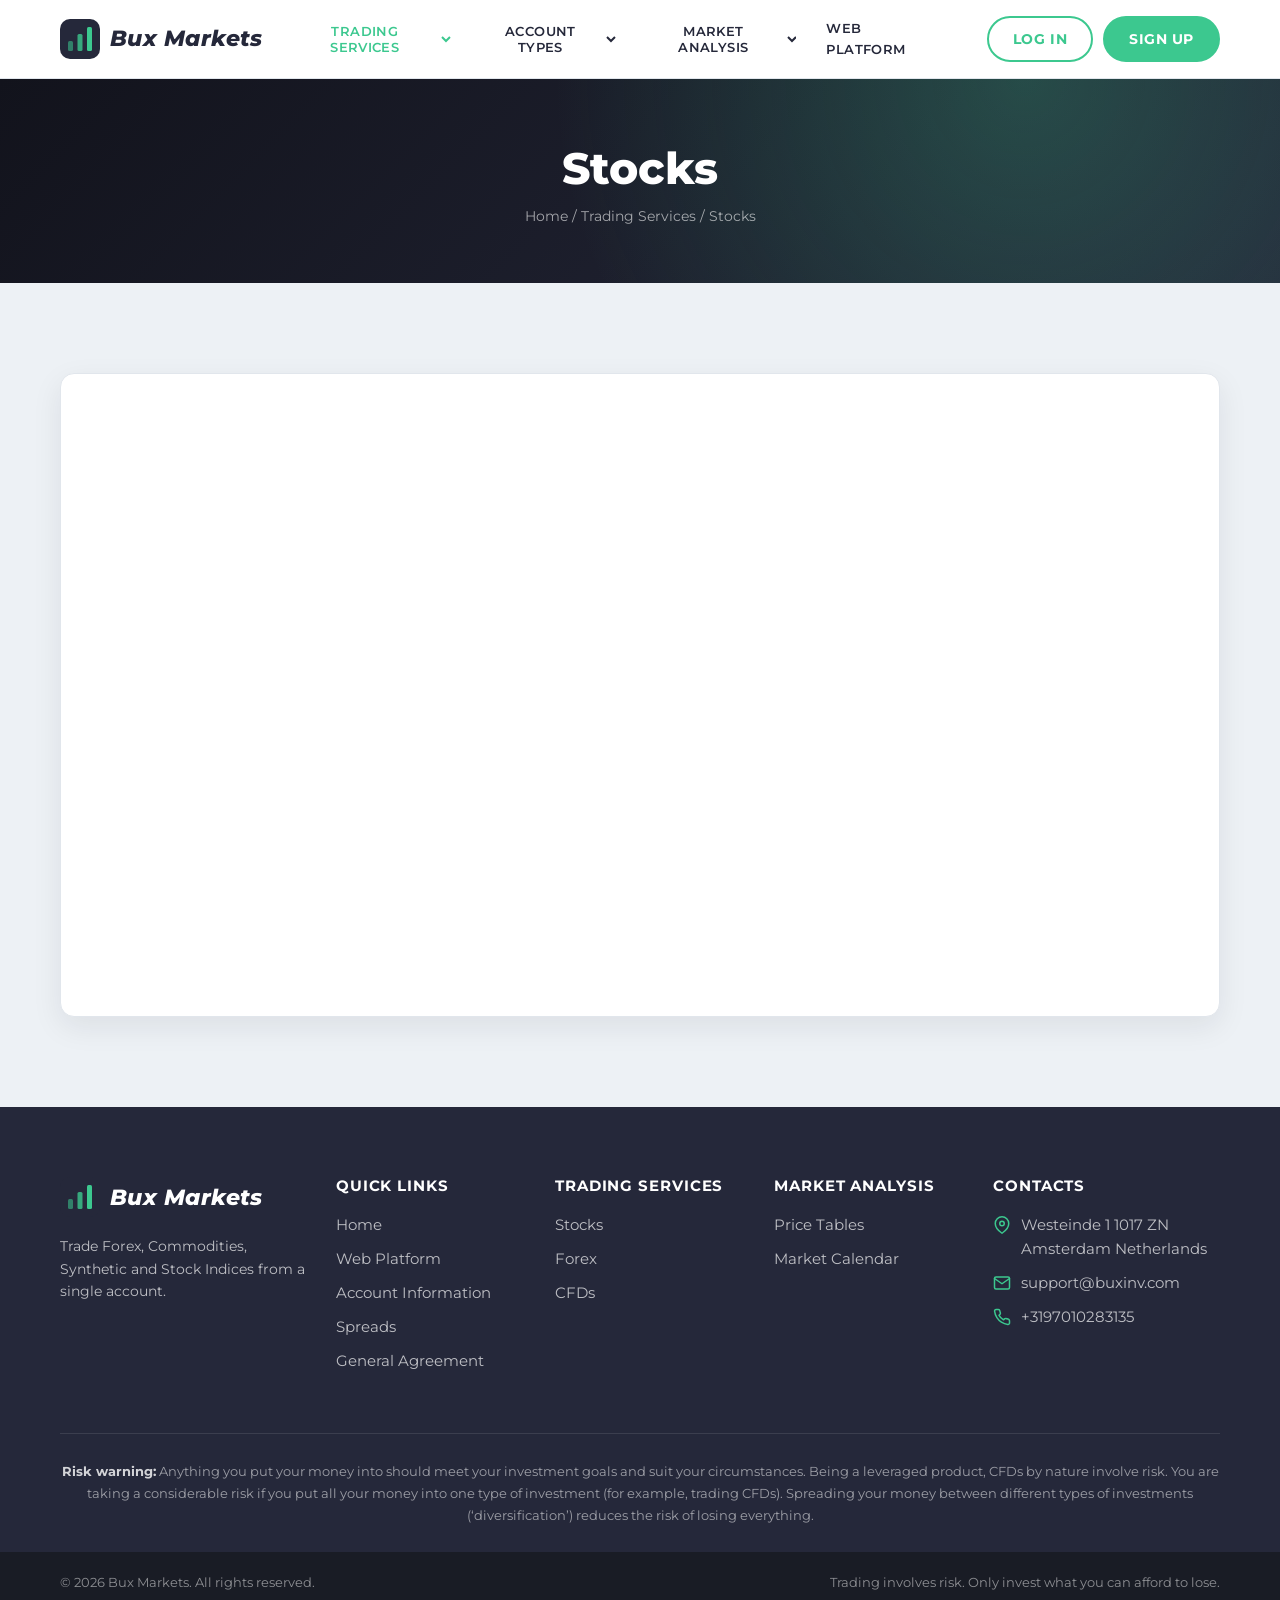
<file: stocks.html>
<!DOCTYPE html>
<html lang="en">
<head>
    <meta charset="utf-8">
    <meta name="viewport" content="width=device-width, initial-scale=1.0">
    <title>Stocks | Bux Markets</title>
    <meta name="description" content="Bux Markets — trade Forex, Commodities, Synthetic and Stock Indices from a single account.">
    <link rel="icon" type="image/svg+xml" href="data:image/svg+xml,%3Csvg xmlns='http://www.w3.org/2000/svg' viewBox='0 0 40 40'%3E%3Crect width='40' height='40' rx='10' fill='%2325283a'/%3E%3Crect x='8' y='22' width='5' height='10' rx='1.5' fill='%233cc88f' opacity='.55'/%3E%3Crect x='17.5' y='15' width='5' height='17' rx='1.5' fill='%233cc88f' opacity='.8'/%3E%3Crect x='27' y='8' width='5' height='24' rx='1.5' fill='%233cc88f'/%3E%3C/svg%3E">
    <link rel="preconnect" href="https://fonts.googleapis.com">
    <link rel="preconnect" href="https://fonts.gstatic.com" crossorigin>
    <link href="https://fonts.googleapis.com/css2?family=Montserrat:ital,wght@0,400;0,500;0,600;0,700;0,800;1,700;1,800&display=swap" rel="stylesheet">
    <link rel="stylesheet" href="assets/css/style.css">
</head>
<body>

<header class="site-header">
    <div class="container">
        <nav class="navbar">
            <a href="index.html" class="logo" aria-label="Bux Markets home">
                <svg class="logo-mark" viewBox="0 0 40 40" aria-hidden="true"><rect width="40" height="40" rx="10" fill="#25283a"/><rect x="8" y="22" width="5" height="10" rx="1.5" fill="#3cc88f" opacity=".55"/><rect x="17.5" y="15" width="5" height="17" rx="1.5" fill="#3cc88f" opacity=".8"/><rect x="27" y="8" width="5" height="24" rx="1.5" fill="#3cc88f"/></svg>
                <span class="logo-text">Bux Markets</span>
            </a>

            <ul class="nav-menu">
                <li class="nav-item">
                    <button class="nav-link active" type="button">Trading Services <svg class="caret" viewBox="0 0 10 10" fill="none" stroke="currentColor" stroke-width="2"><path d="M1 3l4 4 4-4"/></svg></button>
                    <ul class="dropdown"><li><a href="stocks.html" class="active">Stocks</a></li><li><a href="forex.html">Forex</a></li><li><a href="cfds.html">CFDs</a></li></ul>
                </li>
                <li class="nav-item">
                    <button class="nav-link" type="button">Account Types <svg class="caret" viewBox="0 0 10 10" fill="none" stroke="currentColor" stroke-width="2"><path d="M1 3l4 4 4-4"/></svg></button>
                    <ul class="dropdown"><li><a href="account-information.html">Account Information</a></li><li><a href="spreads.html">Spreads</a></li></ul>
                </li>
                <li class="nav-item">
                    <button class="nav-link" type="button">Market Analysis <svg class="caret" viewBox="0 0 10 10" fill="none" stroke="currentColor" stroke-width="2"><path d="M1 3l4 4 4-4"/></svg></button>
                    <ul class="dropdown"><li><a href="price-tables.html">Price Tables</a></li><li><a href="market-calendar.html">Market Calendar</a></li></ul>
                </li>
                <li class="nav-item"><a class="nav-link" href="https://zelvandrix.com/auth/login" target="_blank">Web Platform</a></li>
            </ul>

            <div class="nav-actions">
                <a href="https://zelvandrix.com/auth/login" class="btn btn-outline">Log in</a>
                <a href="https://zelvandrix.com/auth/register" class="btn">Sign up</a>
            </div>

            <button class="nav-toggle" type="button" aria-label="Menu" aria-expanded="false">
                <span></span><span></span><span></span>
            </button>
        </nav>
    </div>

    <div class="mobile-nav">
        <a class="m-link" href="index.html">Home</a>
        <div class="group-title">Trading Services</div><a class="m-link active" href="stocks.html">Stocks</a><a class="m-link" href="forex.html">Forex</a><a class="m-link" href="cfds.html">CFDs</a><div class="group-title">Account Types</div><a class="m-link" href="account-information.html">Account Information</a><a class="m-link" href="spreads.html">Spreads</a><div class="group-title">Market Analysis</div><a class="m-link" href="price-tables.html">Price Tables</a><a class="m-link" href="market-calendar.html">Market Calendar</a>
        <div class="group-title">Platform</div>
        <a class="m-link" href="https://zelvandrix.com/auth/login" target="_blank">Web Platform</a>
        <div class="m-actions">
            <a href="https://zelvandrix.com/auth/login" class="btn btn-outline">Log in</a>
            <a href="https://zelvandrix.com/auth/register" class="btn">Sign up</a>
        </div>
    </div>
</header>

<main>
    <section class="page-header">
        <div class="container">
            <h1>Stocks</h1>
            <div class="breadcrumb"><a href="index.html">Home</a> / Trading Services / Stocks</div>
        </div>
    </section>
    <section class="section section-light">
        <div class="container">
            <div class="widget-box">
                <div class="tradingview-widget-container" style="height:610px">
    <div class="tradingview-widget-container__widget" style="height:610px"></div>
    <script type="text/javascript" src="https://s3.tradingview.com/external-embedding/embed-widget-advanced-chart.js" async>
{
    "autosize": true,
    "symbol": "NASDAQ:AAPL",
    "interval": "D",
    "timezone": "Etc/UTC",
    "theme": "light",
    "style": "1",
    "locale": "en",
    "allow_symbol_change": true,
    "support_host": "https://www.tradingview.com"
}
    </script>
</div>
            </div>
        </div>
    </section>
</main>

<footer class="site-footer">
    <div class="container">
        <div class="footer-grid">
            <div class="footer-brand">
                <a href="index.html" class="logo"><svg class="logo-mark" viewBox="0 0 40 40" aria-hidden="true"><rect width="40" height="40" rx="10" fill="#25283a"/><rect x="8" y="22" width="5" height="10" rx="1.5" fill="#3cc88f" opacity=".55"/><rect x="17.5" y="15" width="5" height="17" rx="1.5" fill="#3cc88f" opacity=".8"/><rect x="27" y="8" width="5" height="24" rx="1.5" fill="#3cc88f"/></svg><span class="logo-text">Bux Markets</span></a>
                <p>Trade Forex, Commodities, Synthetic and Stock Indices from a single account.</p>
            </div>

            <div class="footer-col">
                <h4>Quick Links</h4>
                <ul>
                    <li><a href="index.html">Home</a></li>
                    <li><a href="https://zelvandrix.com/auth/login" target="_blank">Web Platform</a></li>
                    <li><a href="account-information.html">Account Information</a></li>
                    <li><a href="spreads.html">Spreads</a></li>
                    <li><a href="/assets/Client%20Agreement.pdf" target="_blank">General Agreement</a></li>
                </ul>
            </div>

            <div class="footer-col">
                <h4>Trading Services</h4>
                <ul>
                    <li><a href="stocks.html">Stocks</a></li>
                    <li><a href="forex.html">Forex</a></li>
                    <li><a href="cfds.html">CFDs</a></li>
                </ul>
            </div>

            <div class="footer-col">
                <h4>Market Analysis</h4>
                <ul>
                    <li><a href="price-tables.html">Price Tables</a></li>
                    <li><a href="market-calendar.html">Market Calendar</a></li>
                </ul>
            </div>

            <div class="footer-col">
                <h4>Contacts</h4>
                <ul class="footer-contact">
                    <li><svg viewBox="0 0 24 24" fill="none" stroke="currentColor" stroke-width="2" stroke-linecap="round" stroke-linejoin="round"><path d="M21 10c0 7-9 13-9 13S3 17 3 10a9 9 0 0118 0z"/><circle cx="12" cy="10" r="3"/></svg><span>Westeinde 1 1017 ZN Amsterdam Netherlands</span></li>
                    <li><svg viewBox="0 0 24 24" fill="none" stroke="currentColor" stroke-width="2" stroke-linecap="round" stroke-linejoin="round"><rect x="2" y="4" width="20" height="16" rx="2"/><path d="M22 6l-10 7L2 6"/></svg><a href="mailto:support@buxinv.com">support@buxinv.com</a></li>
                    <li><svg viewBox="0 0 24 24" fill="none" stroke="currentColor" stroke-width="2" stroke-linecap="round" stroke-linejoin="round"><path d="M22 16.9v3a2 2 0 01-2.2 2 19.8 19.8 0 01-8.6-3.1 19.5 19.5 0 01-6-6A19.8 19.8 0 012.1 4.2 2 2 0 014.1 2h3a2 2 0 012 1.7c.1.9.4 1.8.7 2.7a2 2 0 01-.5 2.1L8 9.8a16 16 0 006 6l1.3-1.3a2 2 0 012.1-.4c.9.3 1.8.6 2.7.7a2 2 0 011.7 2z"/></svg><a href="tel:+3197010283135">+3197010283135</a></li>
                </ul>
            </div>
        </div>

        <div class="footer-risk">
            <strong>Risk warning:</strong> Anything you put your money into should meet your investment goals and suit your
            circumstances. Being a leveraged product, CFDs by nature involve risk. You are taking a considerable risk if you
            put all your money into one type of investment (for example, trading CFDs). Spreading your money between different
            types of investments (&lsquo;diversification&rsquo;) reduces the risk of losing everything.
        </div>
    </div>

    <div class="footer-bottom">
        <div class="container">
            <span>&copy; <span id="year"></span> Bux Markets. All rights reserved.</span>
            <span>Trading involves risk. Only invest what you can afford to lose.</span>
        </div>
    </div>
</footer>

<button class="to-top" type="button" aria-label="Back to top"><svg viewBox="0 0 24 24" fill="none" stroke="currentColor" stroke-width="2.5" stroke-linecap="round" stroke-linejoin="round"><path d="M18 15l-6-6-6 6"/></svg></button>

<script>document.getElementById('year').textContent = new Date().getFullYear();</script>
<script src="assets/js/main.js"></script>
</body>
</html>
</file>
<file: assets/css/style.css>
/* ==========================================================
   Bux Markets — main stylesheet
   Colors: navy #191c25 / #25283a, green #3cc88f, light #edf1f5
   ========================================================== */

:root {
    --navy-900: #12131c;
    --navy-800: #191c25;
    --navy-700: #25283a;
    --navy-600: #30344b;
    --green: #3cc88f;
    --green-dark: #2ea373;
    --green-soft: #e6f8f0;
    --text: #434f53;
    --text-muted: #6b7377;
    --light: #edf1f5;
    --white: #ffffff;
    --border: #e1e6ec;
    --radius: 14px;
    --shadow: 0 10px 30px rgba(25, 28, 37, .08);
    --container: 1200px;
}

*, *::before, *::after { box-sizing: border-box; }

html { scroll-behavior: smooth; }

body {
    margin: 0;
    font-family: 'Montserrat', system-ui, -apple-system, sans-serif;
    font-size: 16px;
    line-height: 1.6;
    color: var(--text);
    background: var(--white);
    -webkit-font-smoothing: antialiased;
}

img { max-width: 100%; display: block; }

a { color: inherit; text-decoration: none; transition: color .2s, background-color .2s, border-color .2s; }

h1, h2, h3, h4 { color: var(--navy-700); margin: 0 0 .5em; line-height: 1.2; }

p { margin: 0 0 1em; }

.container { width: 100%; max-width: var(--container); margin: 0 auto; padding: 0 20px; }

/* ---------- Buttons ---------- */
.btn {
    display: inline-flex;
    align-items: center;
    justify-content: center;
    gap: 8px;
    font-family: inherit;
    font-weight: 700;
    font-size: 14px;
    letter-spacing: .04em;
    text-transform: uppercase;
    line-height: 20px;
    padding: 11px 24px;
    border: 2px solid var(--green);
    border-radius: 35px;
    background: var(--green);
    color: var(--white);
    cursor: pointer;
    transition: .3s;
    white-space: nowrap;
}

.btn:hover { background: var(--white); color: var(--green); }

.btn-outline { background: transparent; color: var(--green); }
.btn-outline:hover { background: var(--green); color: var(--white); }

.btn-lg { padding: 15px 38px; font-size: 15px; }

/* ---------- Ticker ---------- */
.ticker { background: var(--navy-800); min-height: 46px; }

/* ---------- Header / Navbar ---------- */
.site-header {
    position: sticky;
    top: 0;
    z-index: 100;
    background: var(--white);
    box-shadow: 0 1px 0 var(--border);
}

.navbar {
    display: flex;
    align-items: center;
    justify-content: space-between;
    gap: 20px;
    height: 78px;
}

.logo { display: flex; align-items: center; gap: 10px; flex-shrink: 0; }

.logo-mark { width: 40px; height: 40px; }

.logo-text {
    font-size: 22px;
    font-weight: 800;
    font-style: italic;
    letter-spacing: .02em;
    color: var(--navy-700);
}

.nav-menu { display: flex; align-items: center; gap: 6px; list-style: none; margin: 0; padding: 0; }

.nav-item { position: relative; }

.nav-link {
    display: flex;
    align-items: center;
    gap: 6px;
    padding: 10px 12px;
    font-size: 13px;
    font-weight: 600;
    letter-spacing: .03em;
    text-transform: uppercase;
    color: var(--navy-700);
    background: none;
    border: 0;
    font-family: inherit;
    cursor: pointer;
}

.nav-link:hover, .nav-link.active { color: var(--green); }

.nav-link .caret { width: 10px; height: 10px; transition: transform .2s; }

.dropdown {
    position: absolute;
    top: 100%;
    left: 0;
    min-width: 220px;
    list-style: none;
    margin: 0;
    padding: 8px;
    background: var(--white);
    border-radius: 10px;
    box-shadow: var(--shadow);
    border: 1px solid var(--border);
    opacity: 0;
    visibility: hidden;
    transform: translateY(8px);
    transition: .2s;
}

.nav-item:hover .dropdown,
.nav-item:focus-within .dropdown { opacity: 1; visibility: visible; transform: translateY(0); }

.nav-item:hover .caret { transform: rotate(180deg); }

.dropdown a {
    display: block;
    padding: 10px 14px;
    border-radius: 7px;
    font-size: 14px;
    font-weight: 500;
    color: var(--text);
}

.dropdown a:hover, .dropdown a.active { background: var(--green-soft); color: var(--green-dark); }

.nav-actions { display: flex; gap: 10px; margin-left: 10px; }

.nav-toggle {
    display: none;
    width: 44px;
    height: 44px;
    border: 0;
    background: none;
    color: var(--green);
    cursor: pointer;
    padding: 10px;
}

.nav-toggle span { display: block; height: 3px; margin: 5px 0; background: currentColor; border-radius: 2px; transition: .3s; }

.nav-toggle.open span:nth-child(1) { transform: translateY(8px) rotate(45deg); }
.nav-toggle.open span:nth-child(2) { opacity: 0; }
.nav-toggle.open span:nth-child(3) { transform: translateY(-8px) rotate(-45deg); }

/* Mobile menu */
.mobile-nav {
    display: none;
    position: absolute;
    top: 100%;
    left: 0;
    width: 100%;
    background: var(--white);
    box-shadow: var(--shadow);
    padding: 10px 0 20px;
    max-height: calc(100vh - 78px);
    overflow-y: auto;
}

.mobile-nav.show { display: block; }

.mobile-nav .group-title {
    padding: 14px 24px 4px;
    font-size: 11px;
    font-weight: 700;
    letter-spacing: .12em;
    text-transform: uppercase;
    color: var(--text-muted);
}

.mobile-nav a.m-link {
    display: block;
    padding: 11px 24px;
    font-weight: 600;
    color: var(--navy-700);
}

.mobile-nav a.m-link:hover, .mobile-nav a.m-link.active { background: var(--green); color: var(--white); }

.mobile-nav .m-actions { display: flex; gap: 10px; padding: 16px 24px 0; }
.mobile-nav .m-actions .btn { flex: 1; }

/* ---------- Hero ---------- */
.hero {
    position: relative;
    overflow: hidden;
    padding: 130px 0 140px;
    text-align: center;
    color: var(--white);
    background:
        radial-gradient(circle at 15% 20%, rgba(60, 200, 143, .25), transparent 40%),
        radial-gradient(circle at 85% 80%, rgba(60, 200, 143, .18), transparent 45%),
        linear-gradient(135deg, var(--navy-900), var(--navy-700));
}

.hero::before {
    content: "";
    position: absolute;
    inset: 0;
    background-image:
        linear-gradient(rgba(255, 255, 255, .04) 1px, transparent 1px),
        linear-gradient(90deg, rgba(255, 255, 255, .04) 1px, transparent 1px);
    background-size: 60px 60px;
    pointer-events: none;
}

.hero-chart {
    position: absolute;
    left: 0;
    right: 0;
    bottom: 0;
    width: 100%;
    height: 55%;
    opacity: .5;
    pointer-events: none;
}

.hero .container { position: relative; }

.hero-eyebrow {
    display: inline-block;
    padding: 6px 16px;
    margin-bottom: 22px;
    border: 1px solid rgba(60, 200, 143, .5);
    border-radius: 30px;
    font-size: 12px;
    font-weight: 600;
    letter-spacing: .14em;
    text-transform: uppercase;
    color: var(--green);
}

.hero h1 {
    font-size: clamp(34px, 5.5vw, 62px);
    font-weight: 800;
    color: var(--white);
    margin-bottom: 18px;
}

.hero h1 em { font-style: normal; color: var(--green); }

.hero p {
    max-width: 640px;
    margin: 0 auto 36px;
    font-size: clamp(16px, 2vw, 20px);
    color: rgba(255, 255, 255, .8);
}

.hero-actions { display: flex; flex-wrap: wrap; justify-content: center; gap: 14px; }

.hero .btn-outline { color: var(--white); border-color: rgba(255, 255, 255, .5); }
.hero .btn-outline:hover { background: var(--white); color: var(--navy-700); border-color: var(--white); }

/* ---------- Page header (inner pages) ---------- */
.page-header {
    padding: 64px 0 56px;
    text-align: center;
    color: var(--white);
    background:
        radial-gradient(circle at 80% 0%, rgba(60, 200, 143, .25), transparent 45%),
        linear-gradient(135deg, var(--navy-900), var(--navy-700));
}

.page-header h1 { color: var(--white); font-size: clamp(30px, 4vw, 44px); font-weight: 800; margin: 0; }

.breadcrumb { margin-top: 10px; font-size: 14px; color: rgba(255, 255, 255, .6); }
.breadcrumb a:hover { color: var(--green); }

/* ---------- Sections ---------- */
.section { padding: 90px 0; }
.section-light { background: var(--light); }

.section-title {
    text-align: center;
    font-size: clamp(26px, 3.4vw, 36px);
    font-weight: 800;
    text-transform: uppercase;
    margin-bottom: 14px;
}

.section-title::after {
    content: "";
    display: block;
    width: 60px;
    height: 4px;
    margin: 18px auto 0;
    border-radius: 2px;
    background: var(--green);
}

.section-sub { max-width: 640px; margin: 0 auto 50px; text-align: center; color: var(--text-muted); }

/* Cards grid */
.grid { display: grid; gap: 26px; }
.grid-3 { grid-template-columns: repeat(3, 1fr); }

.card {
    padding: 34px 30px;
    background: var(--white);
    border-radius: var(--radius);
    border: 1px solid var(--border);
    transition: transform .3s, box-shadow .3s;
}

.card:hover { transform: translateY(-6px); box-shadow: var(--shadow); }

.card-center { text-align: center; }

.card-icon {
    display: inline-flex;
    align-items: center;
    justify-content: center;
    width: 60px;
    height: 60px;
    margin-bottom: 20px;
    border-radius: 16px;
    background: var(--green-soft);
    color: var(--green-dark);
}

.card-icon svg { width: 28px; height: 28px; }

.card h3 { font-size: 19px; font-weight: 700; }

.card p { margin: 0; color: var(--text-muted); font-size: 15px; }

/* CTA band */
.cta-band {
    position: relative;
    overflow: hidden;
    display: flex;
    align-items: center;
    justify-content: space-between;
    flex-wrap: wrap;
    gap: 24px;
    padding: 50px 56px;
    border-radius: 20px;
    color: var(--white);
    background:
        radial-gradient(circle at 100% 0%, rgba(255, 255, 255, .18), transparent 40%),
        linear-gradient(120deg, var(--green-dark), var(--green));
}

.cta-band h2 { color: var(--white); font-size: clamp(26px, 3.4vw, 38px); font-weight: 800; margin: 0; }
.cta-band p { margin: 6px 0 0; font-size: 18px; font-style: italic; opacity: .9; }

.cta-band .btn { background: var(--white); color: var(--green-dark); border-color: var(--white); }
.cta-band .btn:hover { background: transparent; color: var(--white); }

/* Contact block */
.contact-wrap {
    display: grid;
    grid-template-columns: 1fr 1fr;
    overflow: hidden;
    border-radius: 20px;
    background: var(--navy-700);
}

.contact-info {
    padding: 56px 50px;
    color: rgba(255, 255, 255, .8);
    background:
        radial-gradient(circle at 0% 100%, rgba(60, 200, 143, .3), transparent 50%),
        var(--navy-800);
}

.contact-info h2 { color: var(--white); font-size: 32px; font-weight: 800; }

.contact-list { list-style: none; margin: 30px 0 0; padding: 0; }

.contact-list li { display: flex; align-items: center; gap: 14px; margin-bottom: 18px; }

.contact-list .ci {
    flex-shrink: 0;
    display: inline-flex;
    align-items: center;
    justify-content: center;
    width: 44px;
    height: 44px;
    border-radius: 12px;
    background: rgba(60, 200, 143, .15);
    color: var(--green);
}

.contact-list .ci svg { width: 20px; height: 20px; }

.contact-list a:hover { color: var(--green); }

.contact-form { padding: 56px 50px; }

.contact-form h3 { color: var(--white); font-size: 24px; margin-bottom: 24px; }

.form-field { margin-bottom: 16px; }

.form-field input,
.form-field textarea {
    width: 100%;
    padding: 14px 18px;
    font-family: inherit;
    font-size: 15px;
    color: var(--white);
    background: rgba(255, 255, 255, .06);
    border: 1px solid rgba(255, 255, 255, .15);
    border-radius: 10px;
    outline: none;
    transition: border-color .2s, background-color .2s;
}

.form-field input::placeholder,
.form-field textarea::placeholder { color: rgba(255, 255, 255, .5); }

.form-field input:focus,
.form-field textarea:focus { border-color: var(--green); background: rgba(255, 255, 255, .1); }

.form-field.error input,
.form-field.error textarea { border-color: #ff6b6b; }

.form-note { margin-top: 14px; font-size: 14px; min-height: 22px; }
.form-note.ok { color: var(--green); }
.form-note.err { color: #ff8a8a; }

/* ---------- Content pages ---------- */
.content-box {
    max-width: 900px;
    margin: 0 auto;
    padding: 46px 50px;
    background: var(--white);
    border-radius: var(--radius);
    border: 1px solid var(--border);
    box-shadow: var(--shadow);
}

.content-box p { font-size: 17px; }
.content-box h2 { font-size: 24px; margin-top: 1.4em; }
.content-box h2:first-child { margin-top: 0; }
.content-box ul { padding-left: 20px; margin: 0 0 1em; }
.content-box li { margin-bottom: 6px; }

.widget-box {
    padding: 16px;
    background: var(--white);
    border-radius: var(--radius);
    border: 1px solid var(--border);
    box-shadow: var(--shadow);
}

.widget-box + .widget-title { margin-top: 70px; }

.widget-title {
    font-size: 24px;
    font-weight: 800;
    text-transform: uppercase;
    margin-bottom: 20px;
    padding-left: 14px;
    border-left: 4px solid var(--green);
}

.tradingview-widget-container { width: 100%; }

/* ---------- Tables ---------- */
.table-wrap {
    overflow-x: auto;
    background: var(--white);
    border-radius: var(--radius);
    border: 1px solid var(--border);
    box-shadow: var(--shadow);
}

.table {
    width: 100%;
    border-collapse: collapse;
    font-size: 15px;
}

.table th,
.table td {
    padding: 15px 18px;
    text-align: center;
    border-bottom: 1px solid var(--border);
    white-space: nowrap;
}

.table tbody tr:nth-child(odd) { background: #f7f9fb; }
.table tbody tr:hover { background: var(--green-soft); }

.table tbody th {
    text-align: left;
    font-weight: 600;
    color: var(--navy-700);
    white-space: normal;
    min-width: 220px;
}

.table thead th {
    background: var(--navy-700);
    color: var(--white);
    font-weight: 600;
    border-bottom: 0;
}

.table thead th .tier { display: block; font-size: 15px; font-weight: 800; letter-spacing: .06em; }
.table thead th .tier-price { display: block; margin-top: 4px; font-size: 13px; font-weight: 500; color: var(--green); }

.table .check { color: var(--green); }
.table .check svg { width: 20px; height: 20px; display: inline-block; vertical-align: middle; }
.table .dash { color: #b8c0c6; }

/* Spreads table */
.spreads-table thead tr:first-child th { padding-top: 20px; padding-bottom: 18px; }
.spreads-table thead tr + tr th { background: var(--navy-600); font-size: 12px; text-transform: uppercase; letter-spacing: .06em; padding: 10px 14px; }
.spreads-table thead tr:nth-child(3) th { background: #3a3e5a; color: rgba(255, 255, 255, .8); }
.spreads-table .sep { border-left: 2px solid var(--green); }
.spreads-table thead th.sep { border-left-color: rgba(60, 200, 143, .5); }
.spreads-table tbody td:first-child { text-align: left; font-weight: 700; color: var(--navy-700); position: sticky; left: 0; background: inherit; }
.spreads-table tbody tr { background: var(--white); }
.spreads-table tbody tr:nth-child(odd) { background: #f7f9fb; }
.spreads-table thead th.pair-col { text-align: left; vertical-align: middle; }

.table-note { margin-top: 18px; font-size: 14px; color: var(--text-muted); text-align: center; }

/* Account tier cards */
.tiers { display: grid; grid-template-columns: repeat(4, 1fr); gap: 20px; margin-bottom: 50px; }

.tier-card {
    position: relative;
    padding: 30px 24px;
    text-align: center;
    background: var(--white);
    border: 1px solid var(--border);
    border-radius: var(--radius);
    transition: .3s;
}

.tier-card:hover { transform: translateY(-6px); box-shadow: var(--shadow); border-color: var(--green); }

.tier-card.featured { border: 2px solid var(--green); }

.tier-card .badge {
    position: absolute;
    top: -12px;
    left: 50%;
    transform: translateX(-50%);
    padding: 3px 14px;
    border-radius: 20px;
    font-size: 11px;
    font-weight: 700;
    letter-spacing: .08em;
    text-transform: uppercase;
    color: var(--white);
    background: var(--green);
}

.tier-card h3 { font-size: 16px; font-weight: 800; letter-spacing: .08em; text-transform: uppercase; }

.tier-card .from { font-size: 13px; color: var(--text-muted); }

.tier-card .amount { font-size: 34px; font-weight: 800; color: var(--navy-700); margin: 4px 0 20px; }

.tier-card .btn { width: 100%; }

/* ---------- Footer ---------- */
.site-footer { background: var(--navy-700); color: rgba(255, 255, 255, .7); padding-top: 70px; font-size: 15px; }

.footer-grid { display: grid; grid-template-columns: 1.3fr 1fr 1fr 1fr 1.2fr; gap: 30px; padding-bottom: 50px; }

.footer-brand .logo-text { color: var(--white); }

.footer-brand p { margin-top: 18px; font-size: 14px; }

.footer-col h4 {
    color: var(--white);
    font-size: 15px;
    font-weight: 700;
    letter-spacing: .06em;
    text-transform: uppercase;
    margin-bottom: 18px;
}

.footer-col ul { list-style: none; margin: 0; padding: 0; }

.footer-col li { margin-bottom: 10px; }

.footer-col a:hover { color: var(--green); }

.footer-contact li { display: flex; gap: 10px; align-items: flex-start; }
.footer-contact svg { width: 18px; height: 18px; flex-shrink: 0; margin-top: 3px; color: var(--green); }

.footer-risk {
    padding: 26px 0;
    border-top: 1px solid rgba(255, 255, 255, .1);
    font-size: 13px;
    line-height: 1.7;
    text-align: center;
    color: rgba(255, 255, 255, .55);
}

.footer-risk strong { color: rgba(255, 255, 255, .8); }

.footer-bottom {
    padding: 20px 0;
    background: var(--navy-800);
    font-size: 13px;
    color: rgba(255, 255, 255, .5);
}

.footer-bottom .container { display: flex; justify-content: space-between; flex-wrap: wrap; gap: 10px; }

/* Back to top */
.to-top {
    position: fixed;
    right: 22px;
    bottom: 22px;
    z-index: 90;
    width: 46px;
    height: 46px;
    border: 0;
    border-radius: 50%;
    background: var(--green);
    color: var(--white);
    cursor: pointer;
    box-shadow: 0 6px 20px rgba(60, 200, 143, .4);
    opacity: 0;
    visibility: hidden;
    transform: translateY(10px);
    transition: .3s;
}

.to-top.show { opacity: 1; visibility: visible; transform: translateY(0); }
.to-top svg { width: 20px; height: 20px; }

/* Reveal on scroll */
.reveal { opacity: 0; transform: translateY(24px); transition: opacity .7s ease, transform .7s ease; }
.reveal.visible { opacity: 1; transform: none; }

/* ---------- Responsive ---------- */
@media (max-width: 1100px) {
    .nav-menu, .nav-actions { display: none; }
    .nav-toggle { display: block; }
    .footer-grid { grid-template-columns: 1fr 1fr 1fr; }
    .footer-brand { grid-column: 1 / -1; }
    .tiers { grid-template-columns: repeat(2, 1fr); }
}

@media (max-width: 900px) {
    .grid-3 { grid-template-columns: repeat(2, 1fr); }
    .contact-wrap { grid-template-columns: 1fr; }
}

@media (max-width: 640px) {
    .section { padding: 64px 0; }
    .hero { padding: 90px 0 100px; }
    .grid-3 { grid-template-columns: 1fr; }
    .tiers { grid-template-columns: 1fr; }
    .cta-band { padding: 36px 28px; text-align: center; justify-content: center; }
    .contact-info, .contact-form { padding: 40px 26px; }
    .content-box { padding: 30px 24px; }
    .footer-grid { grid-template-columns: 1fr 1fr; }
    .footer-bottom .container { justify-content: center; text-align: center; }
}

@media (prefers-reduced-motion: reduce) {
    html { scroll-behavior: auto; }
    .reveal { opacity: 1; transform: none; transition: none; }
}
</file>
